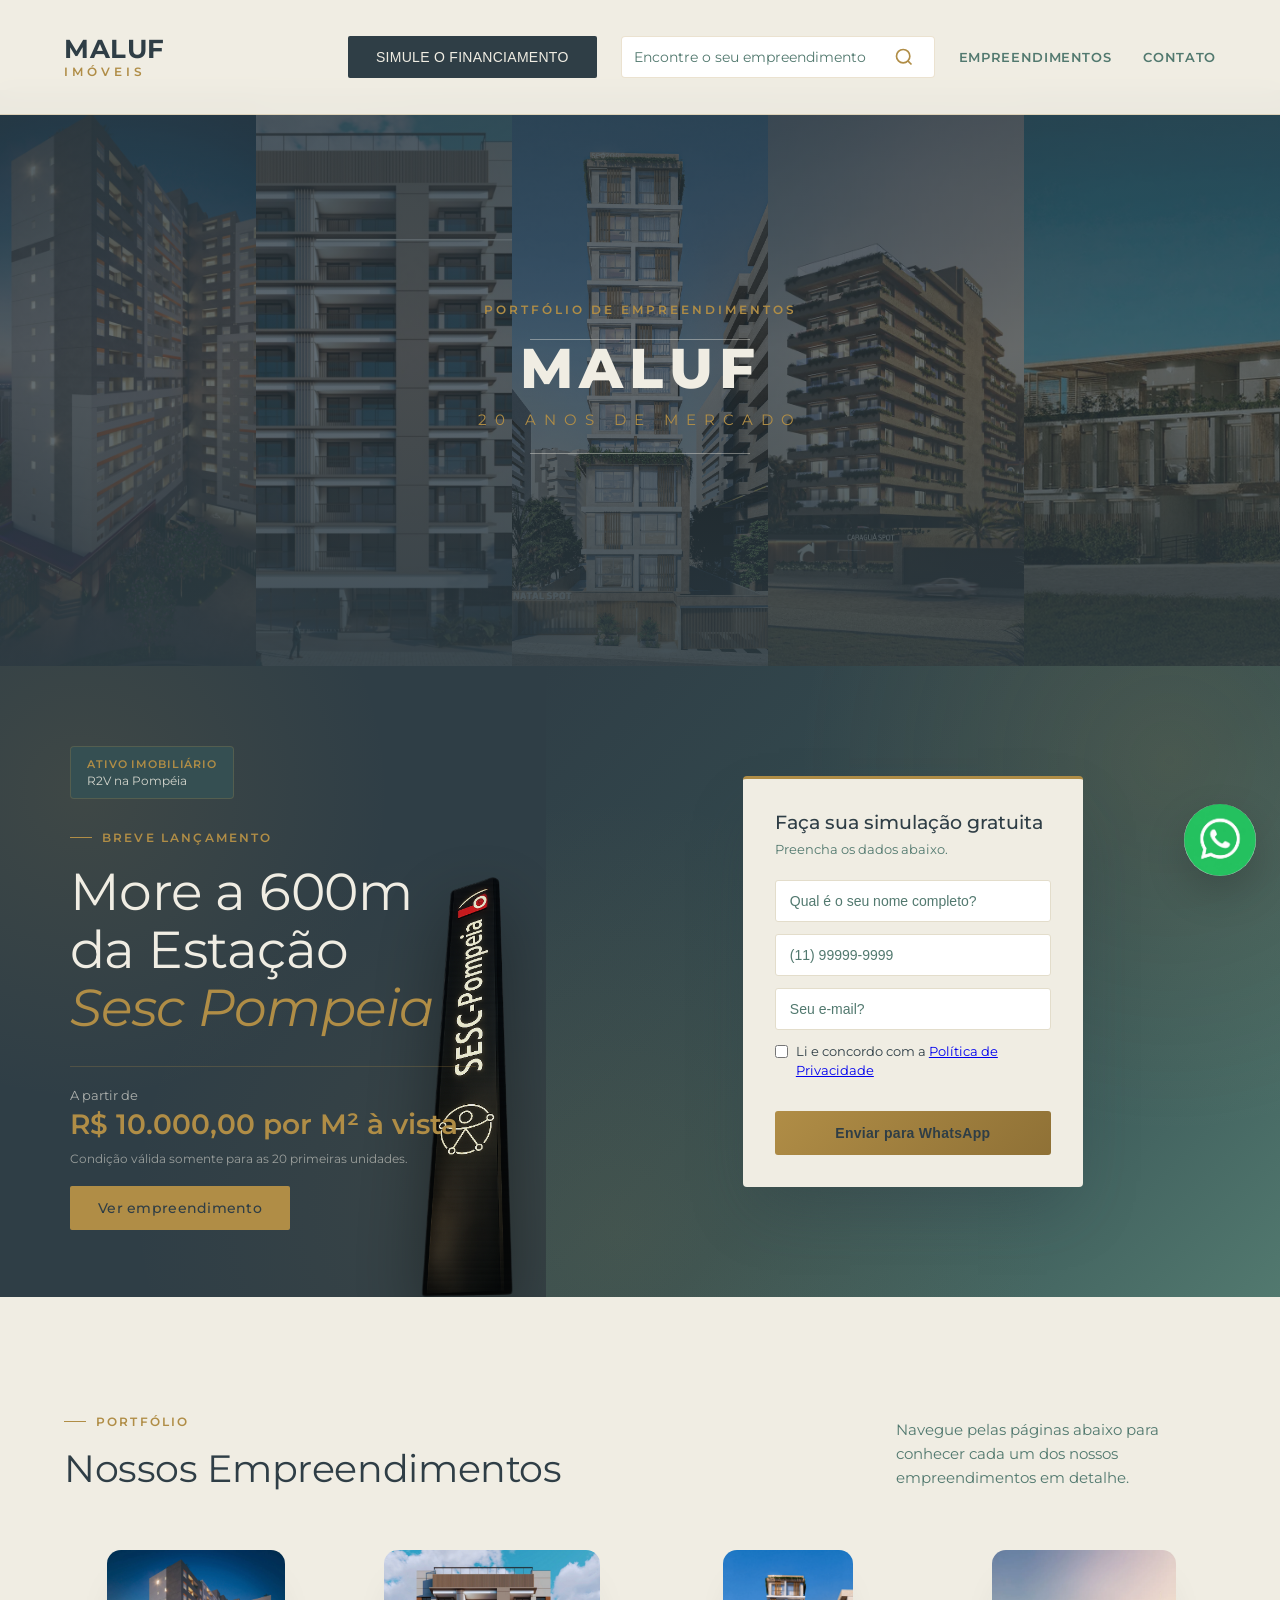
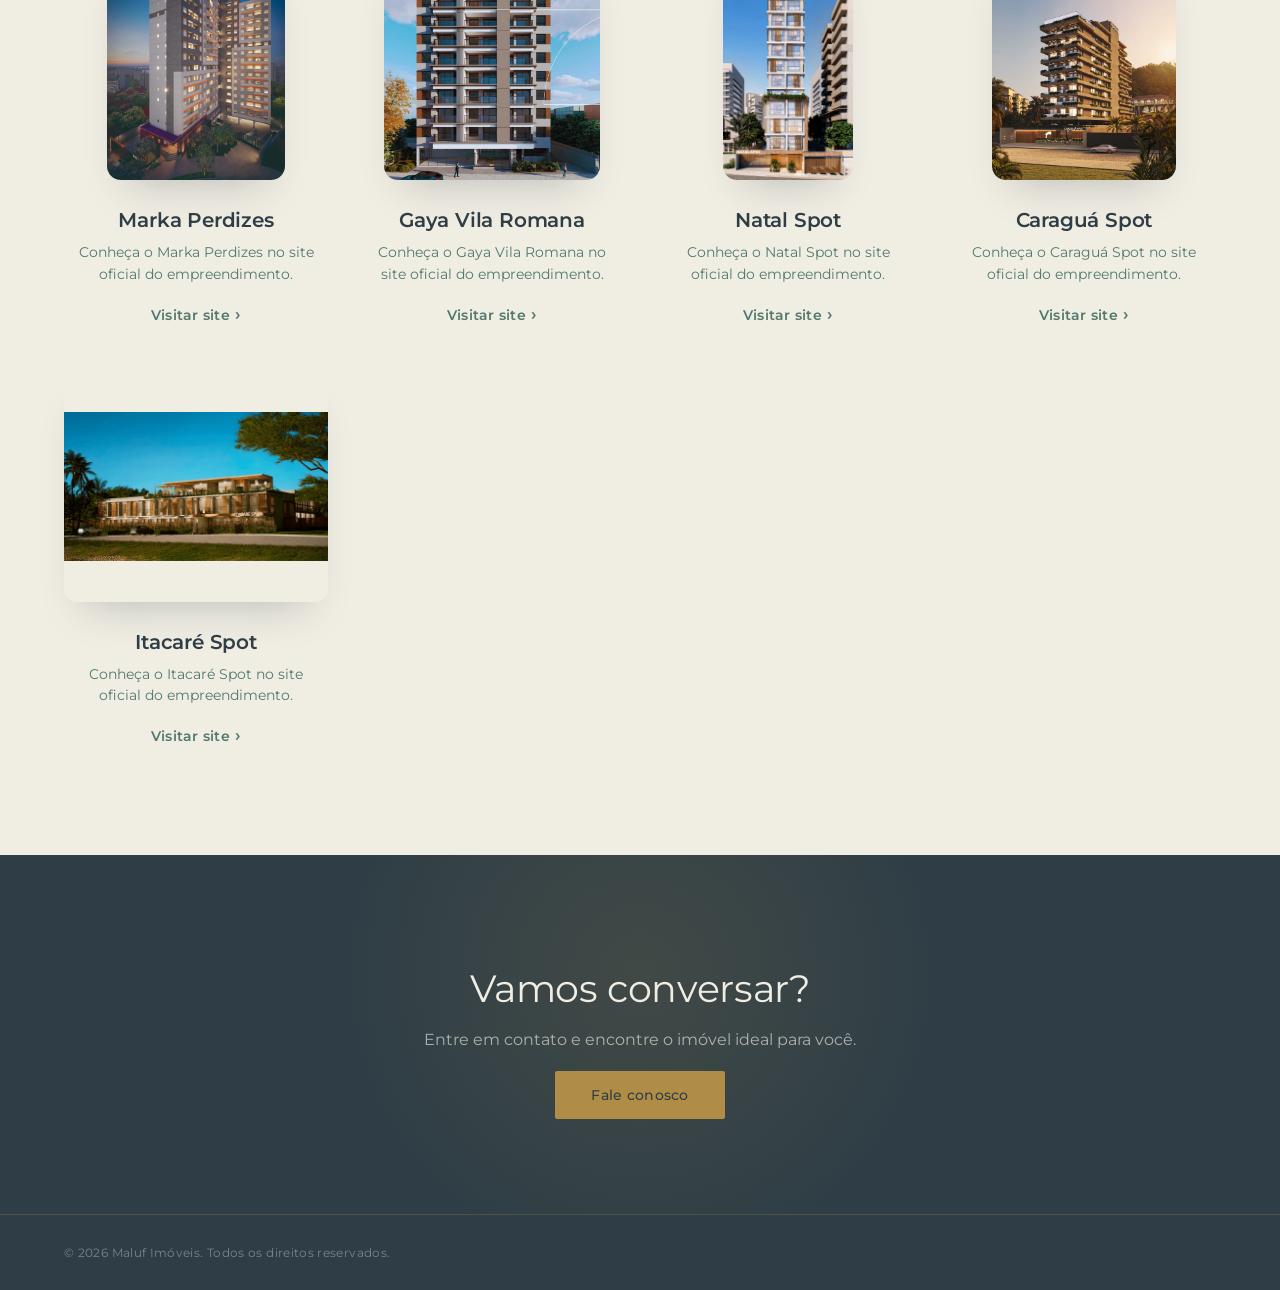
<file: index.html>
<!DOCTYPE html>
<html lang="pt-BR">
<head>
  <meta charset="UTF-8">
  <meta name="viewport" content="width=device-width, initial-scale=1.0">

  <title>Maluf Imóveis | Empreendimentos selecionados</title>

  <meta name="description" content="Conheça os empreendimentos selecionados pela Maluf Imóveis e fale direto pelo WhatsApp.">
  <meta name="robots" content="index, follow, max-image-preview:large">
  <meta name="theme-color" content="#354F52">
  <meta name="format-detection" content="telephone=no">

  <link rel="canonical" href="https://nirvanarealty.com.br/">

  <link rel="icon" href="/favicon.svg" type="image/svg+xml">
  <link rel="icon" href="/favicon.ico" sizes="any" type="image/x-icon">
  <link rel="icon" href="/favicon-32x32.png" sizes="32x32" type="image/png">
  <link rel="icon" href="/favicon-48x48.png" sizes="48x48" type="image/png">
  <link rel="apple-touch-icon" href="/apple-touch-icon.png" sizes="180x180">
  <link rel="manifest" href="/site.webmanifest">

  <meta property="og:locale" content="pt_BR">
  <meta property="og:type" content="website">
  <meta property="og:title" content="Maluf Imóveis | Empreendimentos selecionados">
  <meta property="og:description" content="Conheça os empreendimentos selecionados pela Maluf Imóveis e fale direto pelo WhatsApp.">
  <meta property="og:url" content="https://nirvanarealty.com.br/">
  <meta property="og:site_name" content="Maluf Imóveis">
  <meta property="og:image" content="https://nirvanarealty.com.br/assets/img/hero.webp">
  <meta property="og:image:alt" content="Empreendimentos selecionados pela Maluf Imóveis">

  <meta name="twitter:card" content="summary_large_image">
  <meta name="twitter:title" content="Maluf Imóveis | Empreendimentos selecionados">
  <meta name="twitter:description" content="Conheça os empreendimentos selecionados pela Maluf Imóveis e fale direto pelo WhatsApp.">
  <meta name="twitter:image" content="https://nirvanarealty.com.br/assets/img/hero.webp">

  <script type="application/ld+json">
  {
    "@context": "https://schema.org",
    "@type": "RealEstateAgent",
    "@id": "https://nirvanarealty.com.br/#realestateagent",
    "name": "Maluf Imóveis",
    "url": "https://nirvanarealty.com.br/",
    "image": "https://nirvanarealty.com.br/assets/img/hero.webp",
    "telephone": "+55 11 94102-0630",
    "email": "malufimoveis01@gmail.com",
    "areaServed": {
      "@type": "Place",
      "name": "São Paulo, SP"
    },
    "address": {
      "@type": "PostalAddress",
      "addressLocality": "São Paulo",
      "addressRegion": "SP",
      "addressCountry": "BR"
    }
  }
  </script>

  <link rel="stylesheet" href="assets/css/home.css">

  <link rel="preconnect" href="https://fonts.googleapis.com">
  <link rel="preconnect" href="https://fonts.gstatic.com" crossorigin>
  <link href="https://fonts.googleapis.com/css2?family=Montserrat:wght@300;400;500;600;700&display=swap" rel="stylesheet">
</head>

<body>
  <header class="navbar">
    <div class="container nav-content">
      <div class="navbar-left">
        <a href="/" class="logo-link" aria-label="Página inicial Maluf Imóveis">
          <span class="logo-text">
            <span class="logo-main">MALUF</span>
            <span class="logo-sub">IMÓVEIS</span>
          </span>
        </a>
      </div>

      <button class="btn btn-simule" type="button">
        SIMULE O FINANCIAMENTO
      </button>

      <div class="search-box">
        <input
          type="text"
          id="searchInput"
          placeholder="Encontre o seu empreendimento"
          class="search-input"
          aria-label="Encontre o seu empreendimento"
          autocomplete="off"
        >

        <button class="search-btn" type="button" aria-label="Buscar empreendimento">
          <svg width="20" height="20" viewBox="0 0 24 24" fill="none" stroke="currentColor" stroke-width="2" aria-hidden="true">
            <circle cx="11" cy="11" r="8"></circle>
            <path d="m21 21-4.35-4.35"></path>
          </svg>
        </button>

        <div class="search-results" id="searchResults" style="display: none;"></div>
      </div>

      <nav class="nav-menu" aria-label="Menu principal">
        <a href="#empreendimentos">EMPREENDIMENTOS</a>
        <a href="contato.html">CONTATO</a>
      </nav>

      <button class="menu-toggle" id="menuToggle" type="button" aria-label="Abrir menu" aria-expanded="false" aria-controls="mobileMenu">
        <span></span>
        <span></span>
        <span></span>
      </button>
    </div>

    <div class="mobile-menu" id="mobileMenu" aria-hidden="true">
      <div class="mobile-search-box">
        <input
          type="text"
          id="mobileSearchInput"
          placeholder="Encontre o seu empreendimento"
          class="search-input"
          aria-label="Encontre o seu empreendimento"
          autocomplete="off"
        >
        <button class="search-btn" type="button" aria-label="Buscar empreendimento">
          <svg width="20" height="20" viewBox="0 0 24 24" fill="none" stroke="currentColor" stroke-width="2" aria-hidden="true">
            <circle cx="11" cy="11" r="8"></circle>
            <path d="m21 21-4.35-4.35"></path>
          </svg>
        </button>
        <div class="search-results mobile-search-results" id="mobileSearchResults" style="display: none;"></div>
      </div>

      <nav class="mobile-nav" aria-label="Menu mobile">
        <a href="#empreendimentos" class="mobile-nav-link">EMPREENDIMENTOS</a>
        <a href="contato.html" class="mobile-nav-link">CONTATO</a>
      </nav>

      <button class="btn btn-simule mobile-btn-simule" type="button">
        SIMULE O FINANCIAMENTO
      </button>
    </div>
  </header>

  <script>
    (function () {
      var toggle = document.getElementById('menuToggle');
      var menu = document.getElementById('mobileMenu');
      if (!toggle || !menu) return;
      toggle.addEventListener('click', function () {
        var isOpen = menu.classList.toggle('open');
        toggle.classList.toggle('open', isOpen);
        toggle.setAttribute('aria-expanded', isOpen);
        menu.setAttribute('aria-hidden', !isOpen);
      });
      menu.querySelectorAll('.mobile-nav-link').forEach(function (link) {
        link.addEventListener('click', function () {
          menu.classList.remove('open');
          toggle.classList.remove('open');
          toggle.setAttribute('aria-expanded', 'false');
          menu.setAttribute('aria-hidden', 'true');
        });
      });
    })();
  </script>

  <main>
    <section class="hero-banner">
      <div class="hero-banner-mosaic" aria-hidden="true">
        <span class="hero-banner-tile" style="background-image: url('assets/img/empreendimentos/marka-perdizes.webp')"></span>
        <span class="hero-banner-tile" style="background-image: url('assets/img/empreendimentos/gaya-vila-romana.webp')"></span>
        <span class="hero-banner-tile" style="background-image: url('assets/img/empreendimentos/natal-spot.webp')"></span>
        <span class="hero-banner-tile" style="background-image: url('assets/img/empreendimentos/caragua-spot.webp')"></span>
        <span class="hero-banner-tile" style="background-image: url('assets/img/empreendimentos/itacare-spot.webp')"></span>
      </div>
      <div class="hero-banner-overlay"></div>

      <div class="hero-banner-logo">
        <span class="hero-banner-eyebrow">Portfólio de empreendimentos</span>
        <span class="hero-banner-line"></span>
        <span class="hero-banner-main">MALUF</span>
        <span class="hero-banner-sub">20 ANOS DE MERCADO</span>
        <span class="hero-banner-line"></span>
      </div>
    </section>

    <section class="hero">
      <div class="hero-left">
        <img
          class="hero-promo-totem"
          src="assets/img/totem-sesc-pompeia.png"
          alt="Totem luminoso SESC-Pompeia"
          loading="lazy"
          decoding="async"
        >

        <div class="hero-left-inner">
          <span class="promo-badge">
            <strong>Ativo imobiliário</strong>
            R2V na Pompéia
          </span>

          <span class="eyebrow">Breve lançamento</span>
          <h1>More a 600m da Estação <em>Sesc Pompeia</em></h1>

          <div class="promo-price">
            <span class="promo-price-label">A partir de</span>
            <strong class="promo-price-value">R$ 10.000,00 por M² à vista</strong>
            <span class="promo-price-note">Condição válida somente para as 20 primeiras unidades.</span>
          </div>

          <a
            href="https://wa.me/5511941020630?text=Ol%C3%A1%2C%20tenho%20interesse%20no%20R2V%20na%20Pomp%C3%A9ia"
            target="_blank"
            rel="noopener noreferrer"
            class="btn"
            data-whatsapp-title="R2V na Pompéia"
          >
            Ver empreendimento
          </a>
        </div>
      </div>

      <div class="hero-right">
        <div class="form-box">
          <h4>Faça sua simulação gratuita</h4>
          <p class="form-sub">Preencha os dados abaixo.</p>

          <form class="form-rodrigo" id="formRodrigo">
            <input
              type="text"
              name="nome"
              placeholder="Qual é o seu nome completo?"
              aria-label="Qual é o seu nome completo?"
              autocomplete="name"
              required
            >

            <input
              type="tel"
              name="celular"
              placeholder="(11) 99999-9999"
              aria-label="Celular"
              autocomplete="tel"
              inputmode="tel"
              required
            >

            <input
              type="email"
              name="email"
              placeholder="Seu e-mail?"
              aria-label="Seu e-mail"
              autocomplete="email"
              required
            >

            <label style="display:flex;gap:8px;align-items:flex-start;font-size:13px;line-height:1.5;margin-bottom:12px;">
              <input type="checkbox" name="lgpd" required style="margin-top:3px;flex-shrink:0;">
              <span>Li e concordo com a <a href="/politica-de-privacidade.html" target="_blank" rel="noopener noreferrer">Política de Privacidade</a></span>
            </label>

            <button type="submit">Enviar para WhatsApp</button>
          </form>
        </div>
      </div>
    </section>

    <section class="empreendimentos" id="empreendimentos">
      <div class="container">
        <div class="section-head">
          <div>
            <span class="eyebrow">Portfólio</span>
            <h2>Nossos Empreendimentos</h2>
          </div>

          <p>Navegue pelas páginas abaixo para conhecer cada um dos nossos empreendimentos em detalhe.</p>
        </div>

        <div class="cards">
          <article class="card">
            <img
              class="card-img"
              src="assets/img/empreendimentos/marka-perdizes.webp"
              alt="Marka Perdizes"
              loading="lazy"
              decoding="async"
            >

            <div class="card-body">
              <h3>Marka Perdizes</h3>
              <p>Conheça o Marka Perdizes no site oficial do empreendimento.</p>
              <a href="https://www.markaperdizes.com.br/" class="btn" target="_blank" rel="noopener noreferrer">Visitar site</a>
            </div>
          </article>

          <article class="card">
            <img
              class="card-img"
              src="assets/img/empreendimentos/gaya-vila-romana.webp"
              alt="Gaya Vila Romana"
              loading="lazy"
              decoding="async"
            >

            <div class="card-body">
              <h3>Gaya Vila Romana</h3>
              <p>Conheça o Gaya Vila Romana no site oficial do empreendimento.</p>
              <a href="https://www.gayavilaromana.com.br/" class="btn" target="_blank" rel="noopener noreferrer">Visitar site</a>
            </div>
          </article>

          <article class="card">
            <img
              class="card-img"
              src="assets/img/empreendimentos/natal-spot.webp"
              alt="Natal Spot"
              loading="lazy"
              decoding="async"
            >

            <div class="card-body">
              <h3>Natal Spot</h3>
              <p>Conheça o Natal Spot no site oficial do empreendimento.</p>
              <a href="https://natalspot.com.br/" class="btn" target="_blank" rel="noopener noreferrer">Visitar site</a>
            </div>
          </article>

          <article class="card">
            <img
              class="card-img"
              src="assets/img/empreendimentos/caragua-spot.webp"
              alt="Caraguá Spot"
              loading="lazy"
              decoding="async"
            >

            <div class="card-body">
              <h3>Caraguá Spot</h3>
              <p>Conheça o Caraguá Spot no site oficial do empreendimento.</p>
              <a href="https://caraguaspot.com.br/" class="btn" target="_blank" rel="noopener noreferrer">Visitar site</a>
            </div>
          </article>

          <article class="card">
            <img
              class="card-img"
              src="assets/img/empreendimentos/itacare-spot.webp"
              alt="Itacaré Spot"
              loading="lazy"
              decoding="async"
            >

            <div class="card-body">
              <h3>Itacaré Spot</h3>
              <p>Conheça o Itacaré Spot no site oficial do empreendimento.</p>
              <a href="https://itacarespot.com.br/" class="btn" target="_blank" rel="noopener noreferrer">Visitar site</a>
            </div>
          </article>
        </div>
      </div>
    </section>

    <section class="cta">
      <div class="cta-inner">
        <h2>Vamos conversar?</h2>
        <p>Entre em contato e encontre o imóvel ideal para você.</p>

        <a
          href="https://wa.me/5511941020630?text=Oi%2C%20vim%20pelo%20site%20Maluf%20Im%C3%B3veis"
          target="_blank"
          rel="noopener noreferrer"
          class="btn"
        >
          Fale conosco
        </a>
      </div>
    </section>
  </main>

  <footer>
    <div class="container">
      <p>&copy; 2026 Maluf Imóveis. Todos os direitos reservados.</p>
    </div>
  </footer>

  <a
    class="whatsapp-float"
    href="https://wa.me/5511941020630?text=Ol%C3%A1%2C%20tenho%20interesse%20no%20seu%20im%C3%B3vel"
    target="_blank"
    rel="noopener noreferrer"
    aria-label="Falar no WhatsApp"
  >
    <img loading="lazy" decoding="async" src="assets/img/button-whats.webp" alt="WhatsApp">
  </a>

  <script src="assets/js/home.js" defer></script>
</body>
</html>
</file>
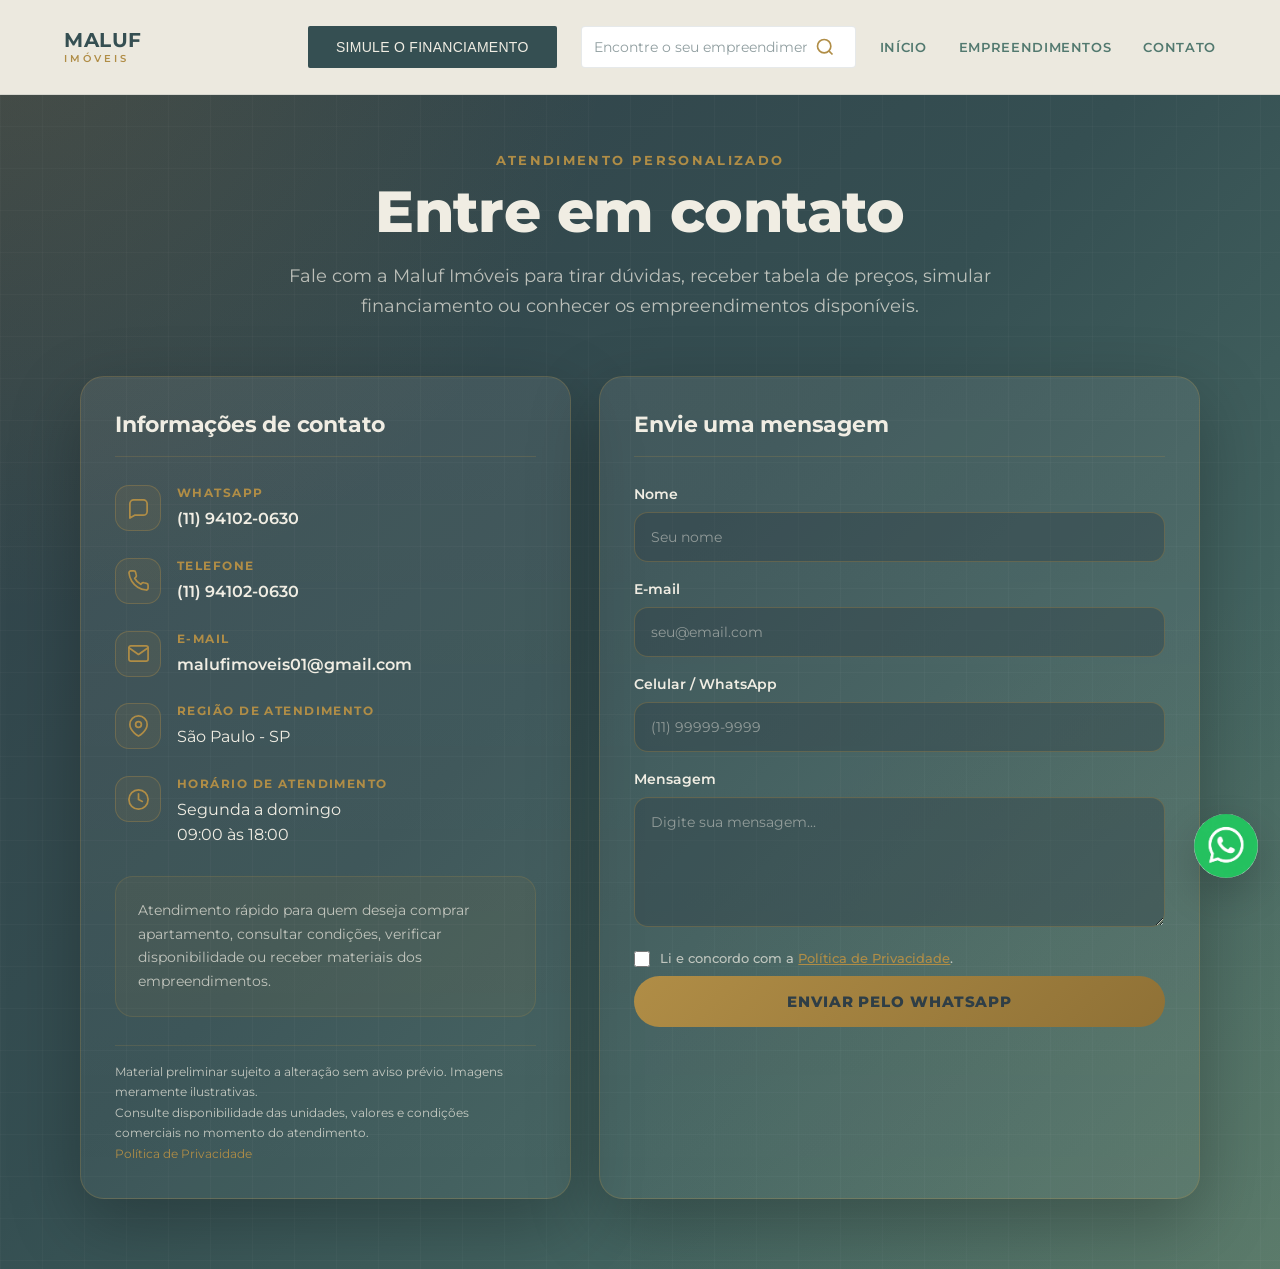
<file: contato.html>
<!DOCTYPE html>
<html lang="pt-BR">
<head>
  <meta charset="UTF-8">
  <meta name="viewport" content="width=device-width, initial-scale=1.0">

  <title>Contato | Maluf Imóveis</title>

  <meta name="description" content="Entre em contato com a Maluf Imóveis. Tire suas dúvidas e receba atendimento personalizado.">
  <meta name="robots" content="index, follow, max-image-preview:large">
  <meta name="theme-color" content="#354F52">

  <link rel="canonical" href="https://nirvanarealty.com.br/contato.html">

  <meta property="og:locale" content="pt_BR">
  <meta property="og:type" content="website">
  <meta property="og:title" content="Contato | Maluf Imóveis">
  <meta property="og:description" content="Entre em contato com a Maluf Imóveis. Tire suas dúvidas e receba atendimento personalizado.">
  <meta property="og:url" content="https://nirvanarealty.com.br/contato.html">
  <meta property="og:site_name" content="Maluf Imóveis">
  <meta property="og:image" content="https://nirvanarealty.com.br/assets/img/hero.webp">

  <meta name="twitter:card" content="summary_large_image">
  <meta name="twitter:title" content="Contato | Maluf Imóveis">
  <meta name="twitter:description" content="Entre em contato com a Maluf Imóveis. Tire suas dúvidas e receba atendimento personalizado.">
  <meta name="twitter:image" content="https://nirvanarealty.com.br/assets/img/hero.webp">

  <script type="application/ld+json">
  {
    "@context": "https://schema.org",
    "@type": "ContactPage",
    "name": "Contato | Maluf Imóveis",
    "url": "https://nirvanarealty.com.br/contato.html",
    "description": "Entre em contato com a Maluf Imóveis. Tire suas dúvidas e receba atendimento personalizado.",
    "mainEntity": {
      "@type": "RealEstateAgent",
      "name": "Maluf Imóveis",
      "telephone": "+55 11 94102-0630",
      "url": "https://nirvanarealty.com.br/"
    }
  }
  </script>

  <link rel="icon" href="/favicon.svg" type="image/svg+xml">
  <link rel="icon" href="/favicon.ico" sizes="any" type="image/x-icon">
  <link rel="icon" href="/favicon-32x32.png" sizes="32x32" type="image/png">
  <link rel="icon" href="/favicon-48x48.png" sizes="48x48" type="image/png">
  <link rel="apple-touch-icon" href="/apple-touch-icon.png" sizes="180x180">
  <link rel="manifest" href="/site.webmanifest">

  <link rel="preconnect" href="https://fonts.googleapis.com">
  <link rel="preconnect" href="https://fonts.gstatic.com" crossorigin>
  <link href="https://fonts.googleapis.com/css2?family=Montserrat:wght@300;400;500;600;700;800&display=swap" rel="stylesheet">

  <link rel="stylesheet" href="assets/css/home.css">

  <style>
    :root {
      --navy: #354F52;
      --navy-dark: #2f3e46;
      --gold: #B08D46;
      --cream: #F0EDE3;
      --white: #ffffff;
      --muted: rgba(240, 237, 227, 0.72);
      --border-gold: rgba(176, 141, 70, 0.28);
      --glass: rgba(255, 255, 255, 0.055);

      --line: rgba(53, 79, 82, 0.12);
      --ink-muted: rgba(53, 79, 82, 0.55);
      --cream-dim: rgba(240, 237, 227, 0.55);
      --slate: #52796F;
    }

    * { box-sizing: border-box; }

    body {
      margin: 0;
      font-family: Montserrat, sans-serif;
      background: var(--navy-dark);
      color: var(--cream);
    }

    .navbar {
      position: fixed;
      width: 100%;
      top: 0;
      left: 0;
      background: rgba(240, 237, 227, 0.98);
      backdrop-filter: blur(10px);
      border-bottom: 1px solid var(--line);
      padding: 12px 0;
      z-index: 1000;
      transition: padding 0.3s ease;
    }

    .nav-content {
      display: flex;
      justify-content: space-between;
      align-items: center;
      gap: 24px;
    }

    .navbar-left {
      flex-shrink: 0;
      position: relative;
      height: 70px;
      min-width: 220px;
    }

    .logo-link {
      display: block;
      height: 100%;
      overflow: visible;
    }

    .logo-img {
      position: absolute;
      left: 0;
      top: 50%;
      transform: translateY(-50%);
      height: 100px;
      width: auto;
      display: block;
      max-width: 220px;
    }

    .logo-text .logo-main {
      font-size: 20px;
    }

    .logo-text .logo-sub {
      font-size: 10px;
      letter-spacing: 3px;
    }

    .search-box {
      flex: 1;
      max-width: 400px;
      position: relative;
      display: flex;
      align-items: center;
      background: white;
      border: 1px solid var(--line);
      border-radius: 4px;
      padding: 0 12px;
      height: 42px;
    }

    .search-input {
      flex: 1;
      border: none;
      outline: none;
      background: transparent;
      font-size: 14px;
      color: var(--navy);
      font-family: 'Montserrat', sans-serif;
    }

    .search-input::placeholder { color: var(--ink-muted); }

    .search-btn {
      background: none;
      border: none;
      cursor: pointer;
      color: var(--gold);
      padding: 0 8px;
      display: flex;
      align-items: center;
      justify-content: center;
      transition: color 0.25s;
    }

    .search-btn:hover { color: var(--navy); }

    .search-results {
      position: absolute;
      top: 100%;
      left: 0;
      right: 0;
      background: white;
      border: 1px solid var(--line);
      border-top: none;
      border-radius: 0 0 4px 4px;
      max-height: 400px;
      overflow-y: auto;
      margin-top: -1px;
      z-index: 1001;
      box-shadow: 0 8px 24px rgba(47, 62, 70, 0.12);
    }

    .search-result-item {
      padding: 12px 16px;
      border-bottom: 1px solid var(--cream-dim);
      cursor: pointer;
      transition: background 0.2s;
      text-decoration: none;
      display: block;
      color: var(--navy);
      font-size: 14px;
    }

    .search-result-item:hover { background: var(--cream-dim); }
    .search-result-item:last-child { border-bottom: none; }

    .nav-menu {
      display: flex;
      gap: 32px;
      align-items: center;
      flex-shrink: 0;
    }

    .nav-menu a {
      color: var(--slate);
      text-decoration: none;
      font-size: 13px;
      font-weight: 600;
      letter-spacing: 0.05em;
      position: relative;
      transition: color 0.25s;
    }

    .nav-menu a::after {
      content: '';
      position: absolute;
      left: 0;
      bottom: -6px;
      width: 0;
      height: 2px;
      background: var(--gold);
      transition: width 0.25s ease;
    }

    .nav-menu a:hover { color: var(--navy); }
    .nav-menu a:hover::after { width: 100%; }

    .contato-section {
      position: relative;
      min-height: 100vh;
      padding: 150px 20px 70px;
      background:
        radial-gradient(circle at top left, rgba(176, 141, 70, 0.18), transparent 34%),
        radial-gradient(circle at bottom right, rgba(176, 141, 70, 0.10), transparent 38%),
        linear-gradient(135deg, #2f3e46 0%, #354F52 48%, #52796F 100%);
      overflow: hidden;
    }

    .contato-section::before {
      content: "";
      position: absolute;
      inset: 0;
      background-image:
        linear-gradient(rgba(255,255,255,0.025) 1px, transparent 1px),
        linear-gradient(90deg, rgba(255,255,255,0.025) 1px, transparent 1px);
      background-size: 42px 42px;
      pointer-events: none;
    }

    .contato-container {
      position: relative;
      max-width: 1120px;
      margin: 0 auto;
      width: 100%;
      z-index: 1;
    }

    .contato-header {
      text-align: center;
      max-width: 760px;
      margin: 0 auto 54px;
    }

    .contato-header .eyebrow {
      display: inline-block;
      margin-bottom: 14px;
      color: var(--gold);
      font-size: 13px;
      font-weight: 700;
      letter-spacing: 0.18em;
      text-transform: uppercase;
    }

    .contato-header h1 {
      font-size: clamp(36px, 5vw, 58px);
      line-height: 1.05;
      font-weight: 800;
      margin: 0 0 18px;
      color: var(--cream);
    }

    .contato-header p {
      font-size: 18px;
      line-height: 1.7;
      color: var(--muted);
      margin: 0;
      font-weight: 400;
    }

    .contato-content {
      display: grid;
      grid-template-columns: 0.9fr 1.1fr;
      gap: 28px;
      align-items: stretch;
    }

    .info-box {
      background: linear-gradient(180deg, rgba(255,255,255,0.075), rgba(255,255,255,0.035));
      border: 1px solid var(--border-gold);
      border-radius: 24px;
      padding: 34px;
      box-shadow: 0 24px 70px rgba(0, 0, 0, 0.26);
    }

    .info-box h3 {
      font-size: 22px;
      font-weight: 700;
      color: var(--cream);
      margin: 0 0 28px;
      padding-bottom: 18px;
      border-bottom: 1px solid rgba(176, 141, 70, 0.22);
    }

    .info-item {
      display: flex;
      gap: 16px;
      align-items: flex-start;
      margin-bottom: 26px;
    }

    .info-item:last-child { margin-bottom: 0; }

    .info-icon {
      width: 46px;
      height: 46px;
      min-width: 46px;
      border-radius: 14px;
      display: flex;
      align-items: center;
      justify-content: center;
      color: var(--gold);
      background: rgba(176, 141, 70, 0.10);
      border: 1px solid rgba(176, 141, 70, 0.34);
    }

    .info-icon svg {
      width: 23px;
      height: 23px;
      stroke: currentColor;
      stroke-width: 1.8;
    }

    .info-text label {
      display: block;
      font-size: 12px;
      font-weight: 700;
      color: var(--gold);
      margin-bottom: 7px;
      text-transform: uppercase;
      letter-spacing: 0.12em;
    }

    .info-text p {
      margin: 0;
      color: var(--cream);
      font-size: 16px;
      line-height: 1.55;
    }

    .info-text a {
      color: var(--cream);
      text-decoration: none;
      font-weight: 600;
      transition: color 0.3s ease;
    }

    .info-text a:hover { color: var(--gold); }

    .form-group { margin-bottom: 18px; }

    .form-group label {
      display: block;
      margin-bottom: 9px;
      color: var(--cream);
      font-weight: 600;
      font-size: 14px;
    }

    .form-group input,
    .form-group textarea {
      width: 100%;
      padding: 15px 16px;
      border: 1px solid rgba(176, 141, 70, 0.32);
      border-radius: 14px;
      background: rgba(47, 62, 70, 0.38);
      color: var(--cream);
      font-family: Montserrat, sans-serif;
      font-size: 14px;
      transition: all 0.3s ease;
    }

    .form-group input::placeholder,
    .form-group textarea::placeholder {
      color: rgba(240, 237, 227, 0.48);
    }

    .form-group input:focus,
    .form-group textarea:focus {
      outline: none;
      border-color: var(--gold);
      background: rgba(47, 62, 70, 0.62);
      box-shadow: 0 0 0 4px rgba(176, 141, 70, 0.10);
    }

    .form-group textarea {
      resize: vertical;
      min-height: 130px;
    }

    .btn-enviar {
      width: 100%;
      padding: 16px 24px;
      margin-top: 8px;
      background: linear-gradient(135deg, #B08D46, #8F7136);
      color: #2f3e46;
      border: none;
      border-radius: 999px;
      font-size: 15px;
      font-weight: 800;
      cursor: pointer;
      transition: all 0.3s ease;
      font-family: Montserrat, sans-serif;
      text-transform: uppercase;
      letter-spacing: 0.06em;
    }

    .btn-enviar:hover {
      transform: translateY(-2px);
      box-shadow: 0 18px 35px rgba(176, 141, 70, 0.25);
    }

    .contato-extra {
      margin-top: 28px;
      padding: 22px;
      border-radius: 18px;
      background: rgba(176, 141, 70, 0.08);
      border: 1px solid rgba(176, 141, 70, 0.20);
      color: var(--muted);
      font-size: 14px;
      line-height: 1.7;
    }

    .footer-legal {
      margin-top: 28px;
      padding-top: 16px;
      border-top: 1px solid rgba(176, 141, 70, 0.20);
      font-size: 12px;
      color: rgba(240, 237, 227, 0.75);
      line-height: 1.7;
    }

    .footer-legal a {
      color: var(--gold);
      text-decoration: none;
    }

    .footer-legal a:hover {
      text-decoration: underline;
    }

    /* Ajuste específico LGPD */
.checkbox-lgpd {
  margin: 8px 0 0;
}

.checkbox-lgpd label {
  display: flex !important;
  align-items: flex-start;
  gap: 10px;
  font-size: 13px;
  line-height: 1.45;
  font-weight: 500;
  color: var(--muted);
  margin: 0;
}

.checkbox-lgpd input[type="checkbox"] {
  width: 16px !important;
  height: 16px !important;
  min-width: 16px;
  margin: 2px 0 0;
  padding: 0 !important;
  border: 1px solid rgba(176, 141, 70, 0.5);
  border-radius: 4px;
  accent-color: #B08D46;
  background: rgba(47, 62, 70, 0.55);
  box-shadow: none !important;
  outline: none;
  flex-shrink: 0;
}

.checkbox-lgpd a {
  color: var(--gold);
  text-decoration: underline;
}

.checkbox-lgpd a:hover {
  opacity: 0.9;
}

    .whatsapp-float {
      position: fixed;
      right: 22px;
      bottom: 22px;
      z-index: 999;
      width: 64px;
      height: 64px;
      display: flex;
      align-items: center;
      justify-content: center;
      transition: transform 0.3s ease;
    }

    .whatsapp-float:hover { transform: scale(1.07); }

    .whatsapp-float img {
      width: 64px;
      height: 64px;
      object-fit: contain;
      display: block;
    }

    @media (max-width: 900px) {
      .contato-content { grid-template-columns: 1fr; }
      .contato-section { padding-top: 130px; }
    }

    @media (max-width: 768px) {
      .contato-section { padding: 120px 16px 56px; }
      .contato-header { margin-bottom: 36px; }
      .contato-header p { font-size: 16px; }
      .info-box { padding: 26px 22px; border-radius: 20px; }
      .info-item { gap: 14px; }
      .info-icon { width: 42px; height: 42px; min-width: 42px; }
      .whatsapp-float, .whatsapp-float img { width: 58px; height: 58px; }

      /* Mantem o navbar do contato idêntico ao padrão das outras páginas no mobile */
      .navbar .search-box { display: none !important; }
      .navbar .nav-menu { display: none !important; }
      .navbar .btn-simule:not(.mobile-btn-simule) { display: none !important; }
      .navbar .menu-toggle { display: flex !important; }

      .navbar-left {
        min-width: auto;
        height: 62px;
      }

      .logo-img {
        height: 86px;
        max-width: 190px;
      }

      .mobile-menu { display: none; }
      .mobile-menu.open { display: flex; }
    }
  </style>
</head>

<body>
  <header class="navbar">
    <div class="container nav-content">
      <div class="navbar-left">
        <a href="index.html" class="logo-link" aria-label="Maluf Imóveis">
          <span class="logo-text">
            <span class="logo-main">MALUF</span>
            <span class="logo-sub">IMÓVEIS</span>
          </span>
        </a>
      </div>

      <button class="btn btn-simule" type="button" onclick="window.location.href='index.html#simulador'">
        SIMULE O FINANCIAMENTO
      </button>

      <div class="search-box">
        <input type="text" id="searchInput" placeholder="Encontre o seu empreendimento" class="search-input" aria-label="Buscar empreendimento">
        <button class="search-btn" type="button" aria-label="Buscar">
          <svg width="20" height="20" viewBox="0 0 24 24" fill="none" stroke="currentColor" stroke-width="2">
            <circle cx="11" cy="11" r="8"></circle>
            <path d="m21 21-4.35-4.35"></path>
          </svg>
        </button>
        <div class="search-results" id="searchResults" style="display: none;"></div>
      </div>

      <nav class="nav-menu" aria-label="Menu principal">
        <a href="index.html">INÍCIO</a>
        <a href="index.html#empreendimentos">EMPREENDIMENTOS</a>
        <a href="contato.html" class="active">CONTATO</a>
      </nav>

      <button class="menu-toggle" id="menuToggle" type="button" aria-label="Abrir menu" aria-expanded="false" aria-controls="mobileMenu">
        <span></span>
        <span></span>
        <span></span>
      </button>
    </div>

    <div class="mobile-menu" id="mobileMenu" aria-hidden="true">
      <div class="mobile-search-box">
        <input type="text" id="mobileSearchInput" placeholder="Encontre o seu empreendimento" class="search-input" aria-label="Encontre o seu empreendimento" autocomplete="off">
        <button class="search-btn" type="button" aria-label="Buscar empreendimento">
          <svg width="20" height="20" viewBox="0 0 24 24" fill="none" stroke="currentColor" stroke-width="2" aria-hidden="true">
            <circle cx="11" cy="11" r="8"></circle>
            <path d="m21 21-4.35-4.35"></path>
          </svg>
        </button>
        <div class="search-results mobile-search-results" id="mobileSearchResults" style="display: none;"></div>
      </div>

      <nav class="mobile-nav" aria-label="Menu mobile">
        <a href="index.html" class="mobile-nav-link">INÍCIO</a>
        <a href="index.html#empreendimentos" class="mobile-nav-link">EMPREENDIMENTOS</a>
        <a href="contato.html" class="mobile-nav-link">CONTATO</a>
      </nav>

      <button class="btn btn-simule mobile-btn-simule" type="button" onclick="window.location.href='index.html#simulador'">
        SIMULE O FINANCIAMENTO
      </button>
    </div>
  </header>

  <main>
    <section class="contato-section">
      <div class="contato-container">
        <div class="contato-header">
          <span class="eyebrow">Atendimento personalizado</span>
          <h1>Entre em contato</h1>
          <p>
            Fale com a Maluf Imóveis para tirar dúvidas, receber tabela de preços,
            simular financiamento ou conhecer os empreendimentos disponíveis.
          </p>
        </div>

        <div class="contato-content">
          <div class="info-box">
            <h3>Informações de contato</h3>

            <div class="info-item">
              <div class="info-icon">
                <svg viewBox="0 0 24 24" fill="none" stroke-linecap="round" stroke-linejoin="round">
                  <path d="M21 15a4 4 0 0 1-4 4H8l-5 3V7a4 4 0 0 1 4-4h10a4 4 0 0 1 4 4z"/>
                </svg>
              </div>
              <div class="info-text">
                <label>WhatsApp</label>
                <p>
                  <a href="https://wa.me/5511941020630?text=Oi%2C%20vim%20pelo%20site%20Maluf%20Im%C3%B3veis%20e%20gostaria%20de%20mais%20informa%C3%A7%C3%B5es." target="_blank" rel="noopener noreferrer">
                    (11) 94102-0630
                  </a>
                </p>
              </div>
            </div>

            <div class="info-item">
              <div class="info-icon">
                <svg viewBox="0 0 24 24" fill="none" stroke-linecap="round" stroke-linejoin="round">
                  <path d="M22 16.92v3a2 2 0 0 1-2.18 2A19.79 19.79 0 0 1 11.19 19 19.5 19.5 0 0 1 5 12.81 19.79 19.79 0 0 1 2.08 4.18 2 2 0 0 1 4.06 2h3a2 2 0 0 1 2 1.72c.12.9.32 1.77.6 2.61a2 2 0 0 1-.45 2.11L8 9.65a16 16 0 0 0 6.35 6.35l1.21-1.21a2 2 0 0 1 2.11-.45c.84.28 1.71.48 2.61.6A2 2 0 0 1 22 16.92z"/>
                </svg>
              </div>
              <div class="info-text">
                <label>Telefone</label>
                <p><a href="tel:+5511941020630">(11) 94102-0630</a></p>
              </div>
            </div>

            <div class="info-item">
              <div class="info-icon">
                <svg viewBox="0 0 24 24" fill="none" stroke-linecap="round" stroke-linejoin="round">
                  <path d="M4 4h16c1.1 0 2 .9 2 2v12c0 1.1-.9 2-2 2H4c-1.1 0-2-.9-2-2V6c0-1.1.9-2 2-2z"/>
                  <path d="m22 6-10 7L2 6"/>
                </svg>
              </div>
              <div class="info-text">
                <label>E-mail</label>
                <p><a href="mailto:malufimoveis01@gmail.com">malufimoveis01@gmail.com</a></p>
              </div>
            </div>

            <div class="info-item">
              <div class="info-icon">
                <svg viewBox="0 0 24 24" fill="none" stroke-linecap="round" stroke-linejoin="round">
                  <path d="M21 10c0 7-9 12-9 12S3 17 3 10a9 9 0 1 1 18 0z"/>
                  <circle cx="12" cy="10" r="3"/>
                </svg>
              </div>
              <div class="info-text">
                <label>Região de atendimento</label>
                <p>São Paulo - SP</p>
              </div>
            </div>

            <div class="info-item">
              <div class="info-icon">
                <svg viewBox="0 0 24 24" fill="none" stroke-linecap="round" stroke-linejoin="round">
                  <circle cx="12" cy="12" r="10"/>
                  <path d="M12 6v6l4 2"/>
                </svg>
              </div>
              <div class="info-text">
                <label>Horário de atendimento</label>
                <p>Segunda a domingo<br>09:00 às 18:00</p>
              </div>
            </div>

            <div class="contato-extra">
              Atendimento rápido para quem deseja comprar apartamento, consultar condições,
              verificar disponibilidade ou receber materiais dos empreendimentos.
            </div>

            <div class="footer-legal">
              <p>Material preliminar sujeito a alteração sem aviso prévio. Imagens meramente ilustrativas.</p>
              <p>Consulte disponibilidade das unidades, valores e condições comerciais no momento do atendimento.</p>
              <p><a href="politica-de-privacidade.html">Política de Privacidade</a></p>
            </div>
          </div>

          <div class="info-box">
            <h3>Envie uma mensagem</h3>

            <form id="formContato">
              <div class="form-group">
                <label for="nome">Nome</label>
                <input type="text" id="nome" name="nome" autocomplete="name" placeholder="Seu nome" required>
              </div>

              <div class="form-group">
                <label for="email">E-mail</label>
                <input type="email" id="email" name="email" autocomplete="email" placeholder="seu@email.com" required>
              </div>

              <div class="form-group">
                <label for="celular">Celular / WhatsApp</label>
                <input type="tel" id="celular" name="celular" autocomplete="tel" placeholder="(11) 99999-9999" required>
              </div>

              <div class="form-group">
                <label for="mensagem">Mensagem</label>
                <textarea id="mensagem" name="mensagem" placeholder="Digite sua mensagem..." required></textarea>
              </div>

              <div class="form-group checkbox-lgpd">
  <label for="lgpd">
    <input type="checkbox" id="lgpd" name="lgpd" required>
    <span>Li e concordo com a <a href="politica-de-privacidade.html" target="_blank" rel="noopener noreferrer">Política de Privacidade</a>.</span>
  </label>
</div>

              <button type="submit" class="btn-enviar">Enviar pelo WhatsApp</button>
            </form>
          </div>
        </div>
      </div>
    </section>
  </main>

  <a class="whatsapp-float" href="https://wa.me/5511941020630?text=Oi%2C%20vim%20pelo%20site%20Maluf%20Im%C3%B3veis%20e%20tenho%20interesse%20em%20um%20apartamento." target="_blank" rel="noopener noreferrer" aria-label="Falar no WhatsApp">
    <img loading="lazy" decoding="async" src="assets/img/button-whats.webp" alt="Falar com Maluf Imóveis pelo WhatsApp">
  </a>

  <script src="assets/js/home.js" defer></script>

  <script>
    (function () {
      var toggle = document.getElementById('menuToggle');
      var menu = document.getElementById('mobileMenu');
      if (!toggle || !menu) return;
      toggle.addEventListener('click', function () {
        var isOpen = menu.classList.toggle('open');
        toggle.classList.toggle('open', isOpen);
        toggle.setAttribute('aria-expanded', isOpen);
        menu.setAttribute('aria-hidden', !isOpen);
      });
      menu.querySelectorAll('.mobile-nav-link').forEach(function (link) {
        link.addEventListener('click', function () {
          menu.classList.remove('open');
          toggle.classList.remove('open');
          toggle.setAttribute('aria-expanded', 'false');
          menu.setAttribute('aria-hidden', 'true');
        });
      });
    })();
  </script>

  <script>
    const formContato = document.getElementById('formContato');

    formContato.addEventListener('submit', function(e) {
      e.preventDefault();

      const nome = this.nome.value.trim();
      const email = this.email.value.trim();
      const celular = this.celular.value.trim();
      const mensagem = this.mensagem.value.trim();

      if (!this.lgpd.checked) {
        alert('Você precisa concordar com a Política de Privacidade para continuar.');
        return;
      }

      const numeroWhatsApp = '5511941020630';

      const textoWhatsApp =
        `Oi, vim pelo site Maluf Imóveis!\n\n` +
        `Nome: ${nome}\n` +
        `E-mail: ${email}\n` +
        `Celular: ${celular}\n` +
        `Mensagem: ${mensagem}`;

      const novaJanela = window.open(`https://wa.me/${numeroWhatsApp}?text=${encodeURIComponent(textoWhatsApp)}`, '_blank', 'noopener,noreferrer');
      if (novaJanela) novaJanela.opener = null;
      this.reset();
    });
  </script>
</body>
</html>
</file>
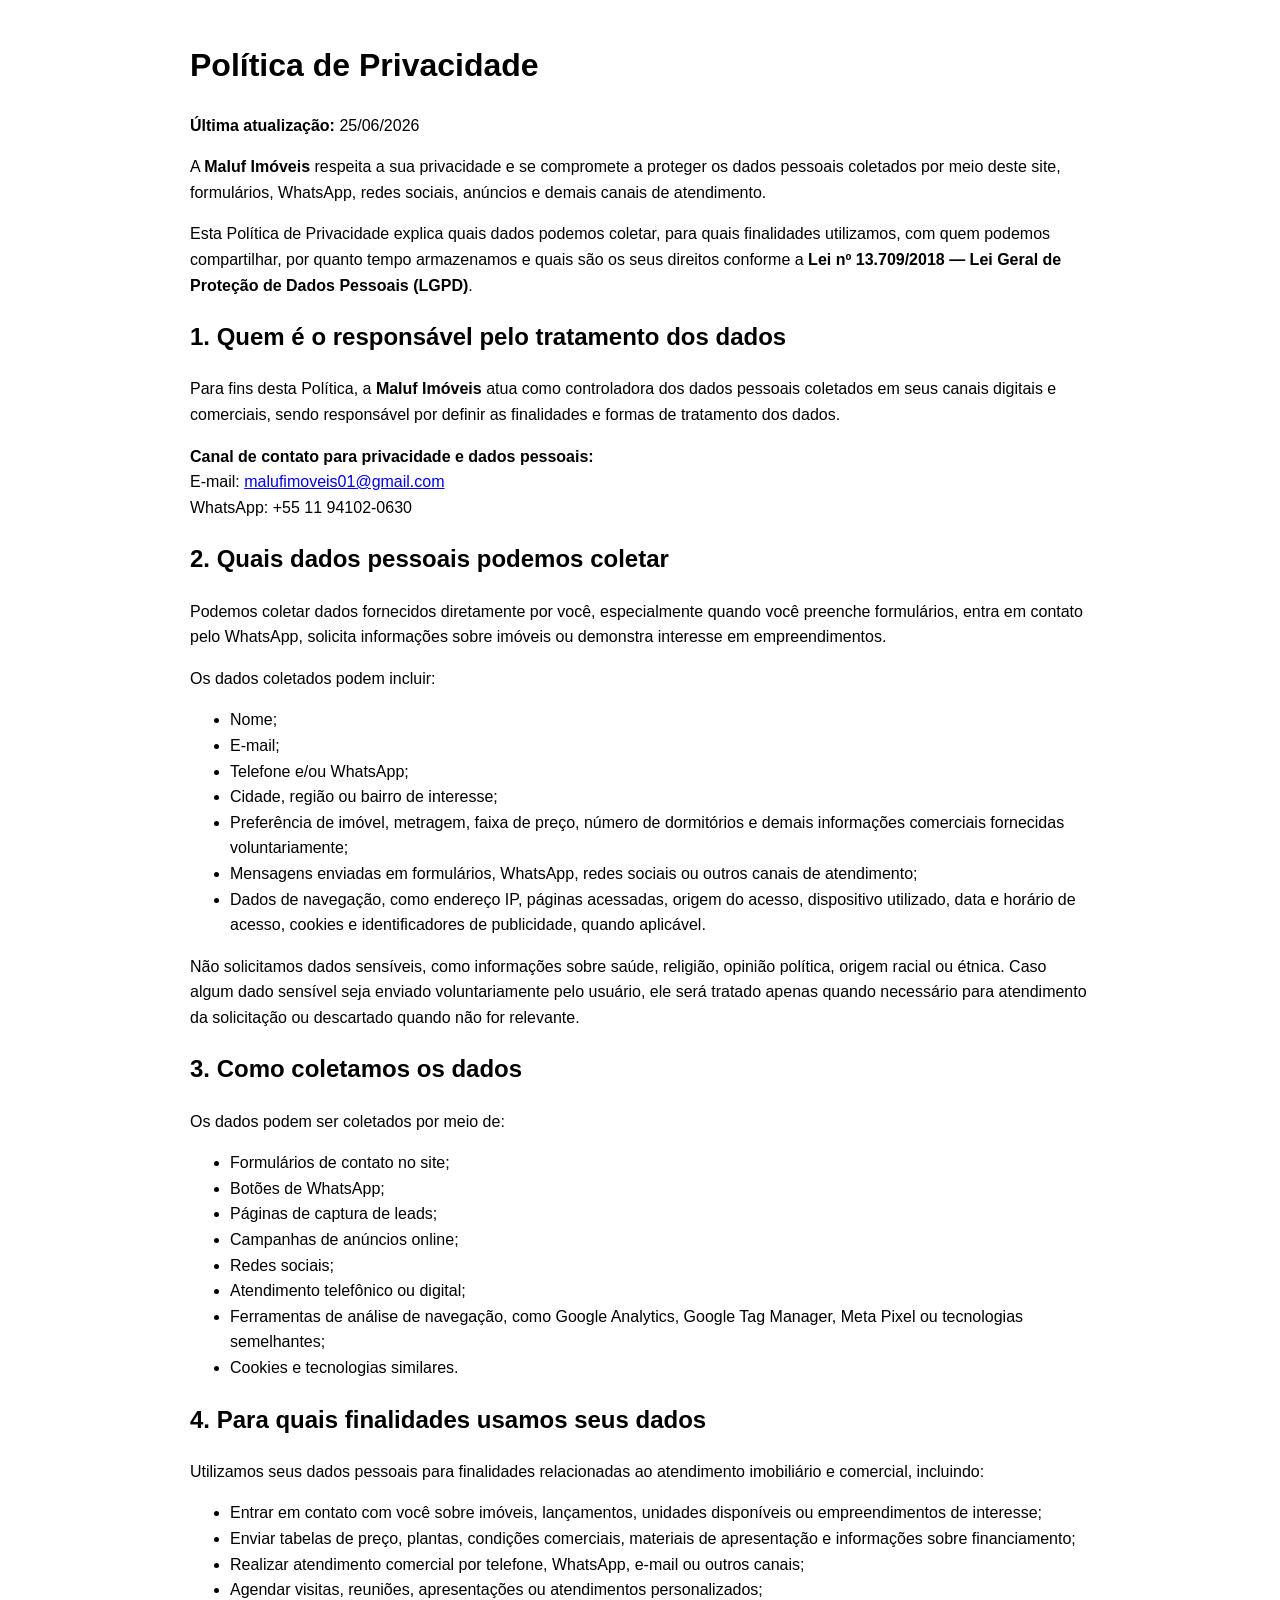
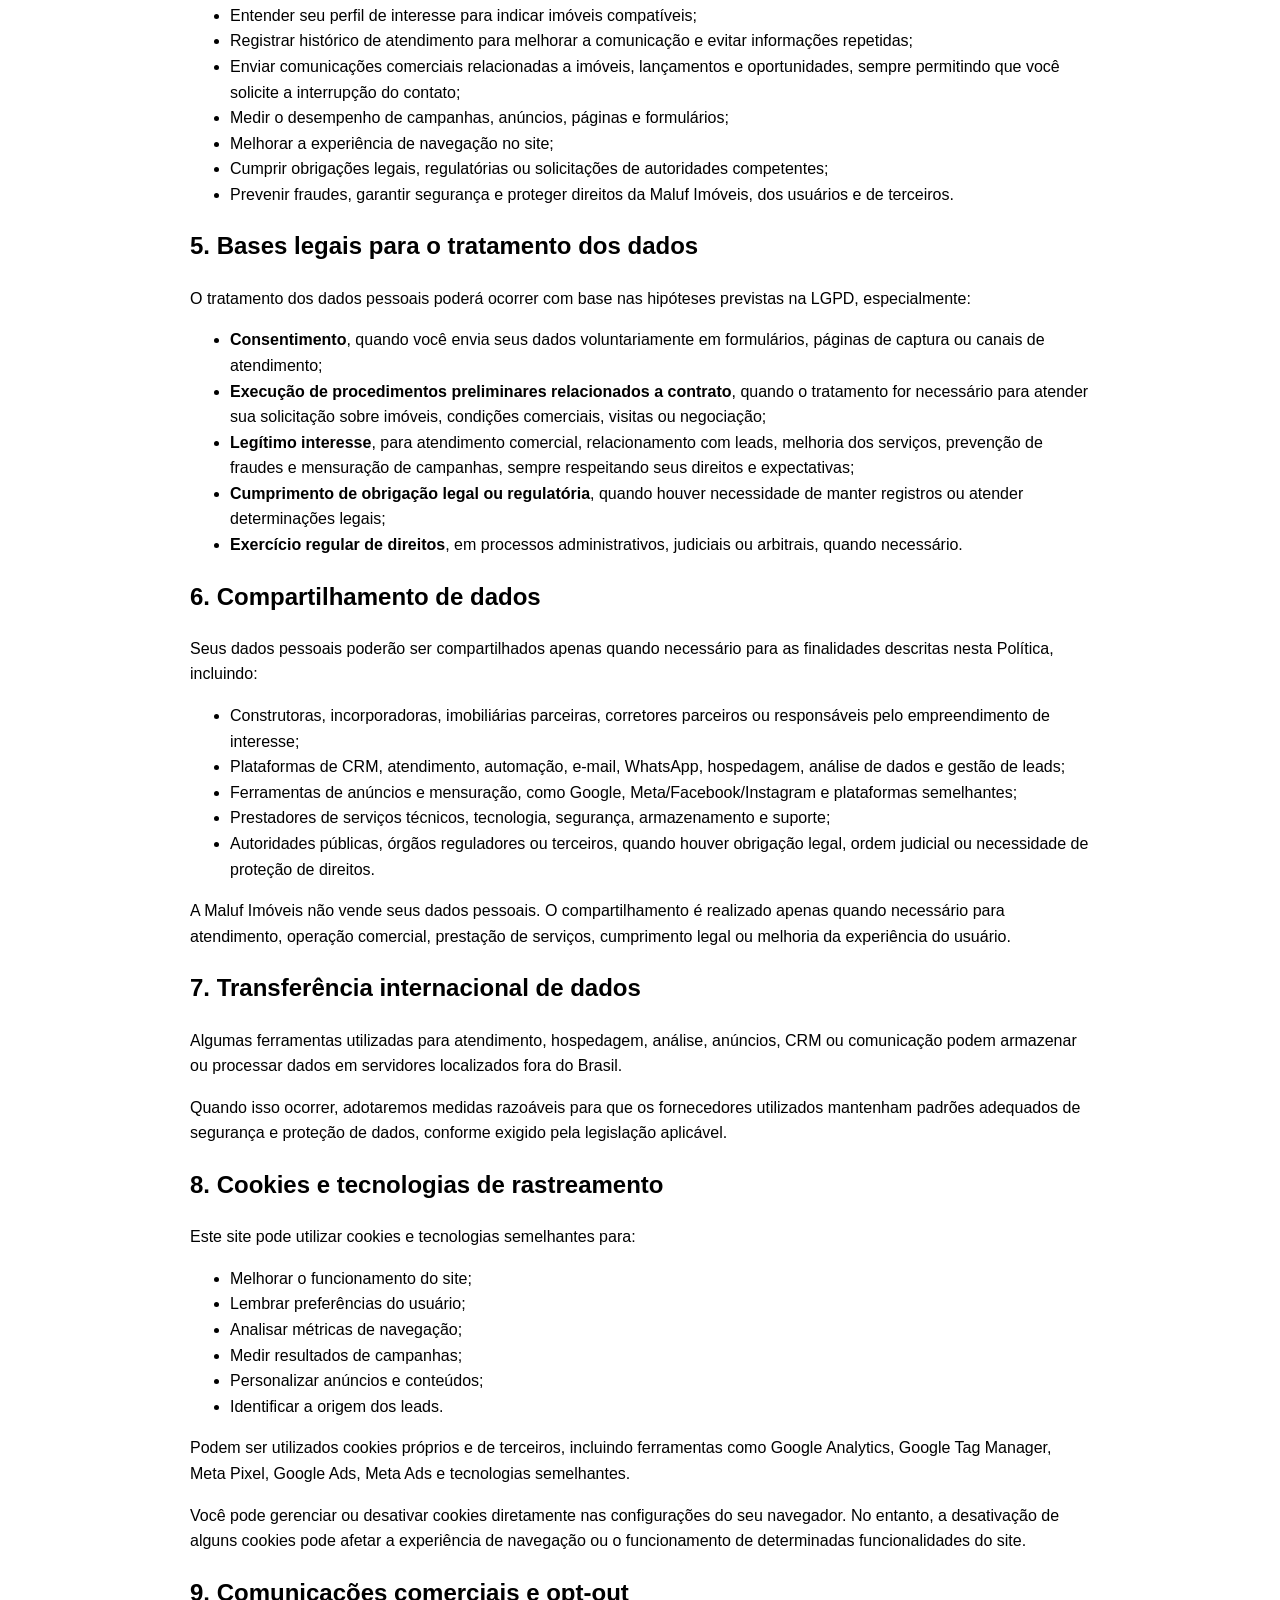
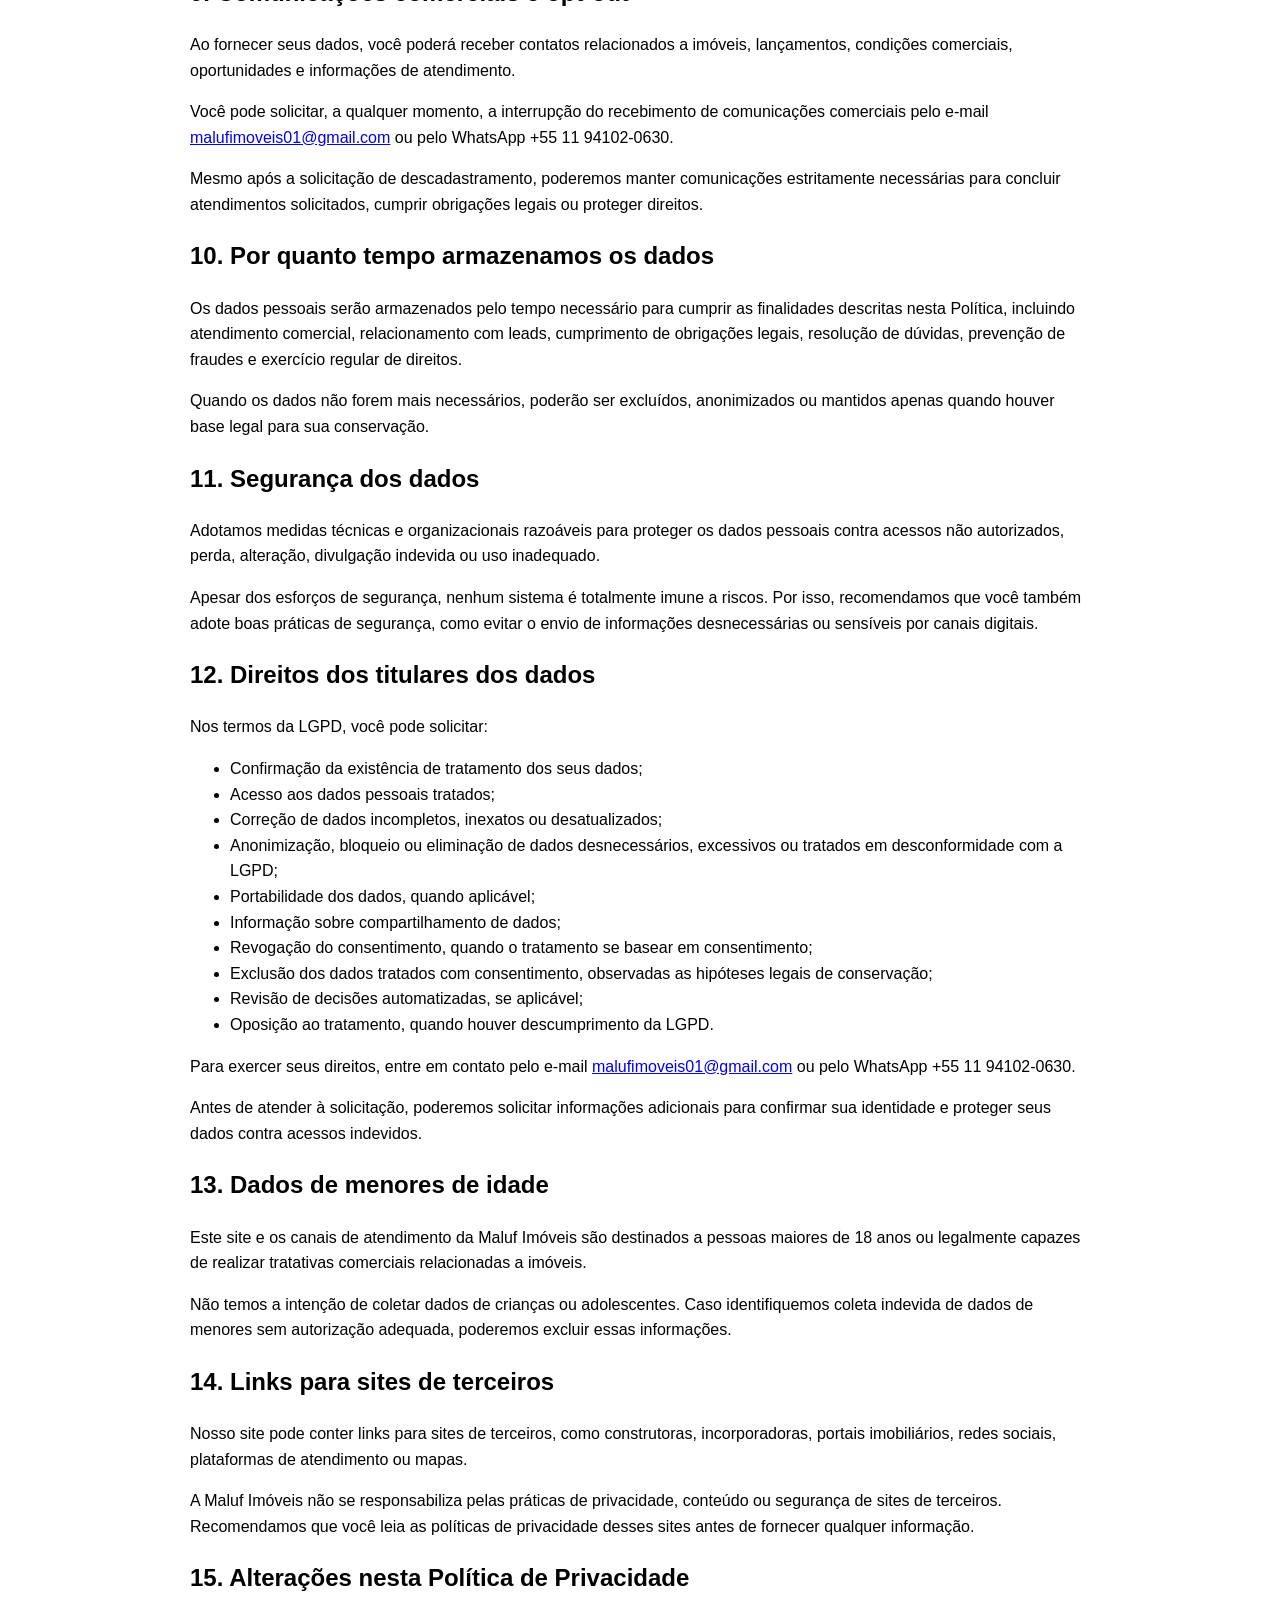
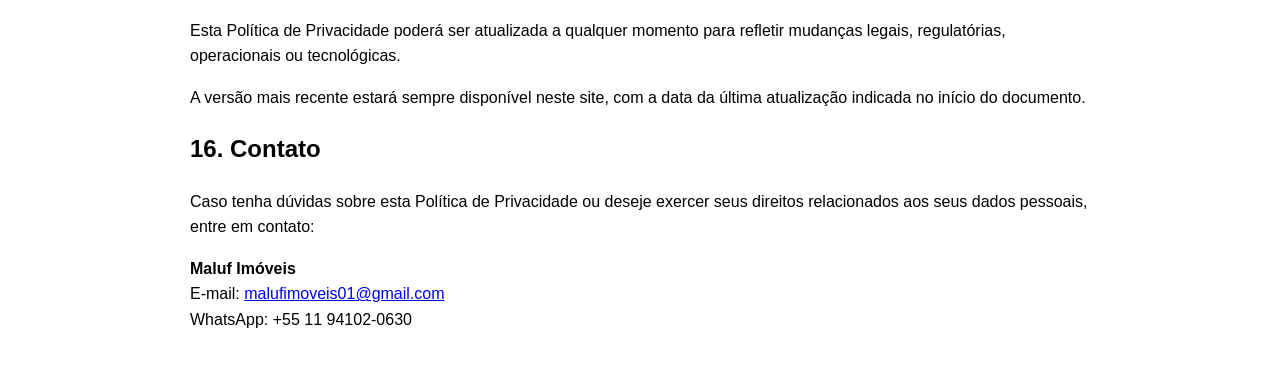
<file: politica-de-privacidade.html>
<!DOCTYPE html>
<html lang="pt-BR">
<head>
  <meta charset="UTF-8" />
  <meta name="viewport" content="width=device-width, initial-scale=1.0" />
  <title>Política de Privacidade | Maluf Imóveis</title>
  <meta name="description" content="Política de Privacidade da Maluf Imóveis, em conformidade com a LGPD." />
  <meta name="robots" content="index, follow" />
  <meta name="theme-color" content="#354F52" />
  <link rel="canonical" href="https://nirvanarealty.com.br/politica-de-privacidade.html" />
  <link rel="icon" href="/favicon.svg" type="image/svg+xml" />
  <link rel="icon" href="/favicon.ico" sizes="any" type="image/x-icon" />
  <link rel="icon" href="/favicon-32x32.png" sizes="32x32" type="image/png" />
  <link rel="icon" href="/favicon-48x48.png" sizes="48x48" type="image/png" />
  <link rel="apple-touch-icon" href="/apple-touch-icon.png" sizes="180x180" />
  <link rel="manifest" href="/site.webmanifest" />

  <meta property="og:locale" content="pt_BR" />
  <meta property="og:type" content="website" />
  <meta property="og:title" content="Política de Privacidade | Maluf Imóveis" />
  <meta property="og:description" content="Política de Privacidade da Maluf Imóveis, em conformidade com a LGPD." />
  <meta property="og:url" content="https://nirvanarealty.com.br/politica-de-privacidade.html" />
  <meta property="og:site_name" content="Maluf Imóveis" />
  <meta property="og:image" content="https://nirvanarealty.com.br/assets/img/hero.webp" />

  <meta name="twitter:card" content="summary_large_image" />
  <meta name="twitter:title" content="Política de Privacidade | Maluf Imóveis" />
  <meta name="twitter:description" content="Política de Privacidade da Maluf Imóveis, em conformidade com a LGPD." />
  <meta name="twitter:image" content="https://nirvanarealty.com.br/assets/img/hero.webp" />

  <script type="application/ld+json">
  {
    "@context": "https://schema.org",
    "@type": "WebPage",
    "name": "Política de Privacidade | Maluf Imóveis",
    "url": "https://nirvanarealty.com.br/politica-de-privacidade.html",
    "description": "Política de Privacidade da Maluf Imóveis, em conformidade com a LGPD.",
    "inLanguage": "pt-BR"
  }
  </script>
</head>
<body>
  <main style="max-width:900px;margin:40px auto;padding:0 16px;font-family:Arial,sans-serif;line-height:1.6;">
    <h1>Política de Privacidade</h1>
    <p><strong>Última atualização:</strong> 25/06/2026</p>

    <p>A <strong>Maluf Imóveis</strong> respeita a sua privacidade e se compromete a proteger os dados pessoais coletados por meio deste site, formulários, WhatsApp, redes sociais, anúncios e demais canais de atendimento.</p>

    <p>Esta Política de Privacidade explica quais dados podemos coletar, para quais finalidades utilizamos, com quem podemos compartilhar, por quanto tempo armazenamos e quais são os seus direitos conforme a <strong>Lei nº 13.709/2018 — Lei Geral de Proteção de Dados Pessoais (LGPD)</strong>.</p>

    <h2>1. Quem é o responsável pelo tratamento dos dados</h2>
    <p>Para fins desta Política, a <strong>Maluf Imóveis</strong> atua como controladora dos dados pessoais coletados em seus canais digitais e comerciais, sendo responsável por definir as finalidades e formas de tratamento dos dados.</p>
    <p><strong>Canal de contato para privacidade e dados pessoais:</strong><br>
      E-mail: <a href="mailto:malufimoveis01@gmail.com">malufimoveis01@gmail.com</a><br>
      WhatsApp: +55 11 94102-0630
    </p>

    <h2>2. Quais dados pessoais podemos coletar</h2>
    <p>Podemos coletar dados fornecidos diretamente por você, especialmente quando você preenche formulários, entra em contato pelo WhatsApp, solicita informações sobre imóveis ou demonstra interesse em empreendimentos.</p>
    <p>Os dados coletados podem incluir:</p>
    <ul>
      <li>Nome;</li>
      <li>E-mail;</li>
      <li>Telefone e/ou WhatsApp;</li>
      <li>Cidade, região ou bairro de interesse;</li>
      <li>Preferência de imóvel, metragem, faixa de preço, número de dormitórios e demais informações comerciais fornecidas voluntariamente;</li>
      <li>Mensagens enviadas em formulários, WhatsApp, redes sociais ou outros canais de atendimento;</li>
      <li>Dados de navegação, como endereço IP, páginas acessadas, origem do acesso, dispositivo utilizado, data e horário de acesso, cookies e identificadores de publicidade, quando aplicável.</li>
    </ul>
    <p>Não solicitamos dados sensíveis, como informações sobre saúde, religião, opinião política, origem racial ou étnica. Caso algum dado sensível seja enviado voluntariamente pelo usuário, ele será tratado apenas quando necessário para atendimento da solicitação ou descartado quando não for relevante.</p>

    <h2>3. Como coletamos os dados</h2>
    <p>Os dados podem ser coletados por meio de:</p>
    <ul>
      <li>Formulários de contato no site;</li>
      <li>Botões de WhatsApp;</li>
      <li>Páginas de captura de leads;</li>
      <li>Campanhas de anúncios online;</li>
      <li>Redes sociais;</li>
      <li>Atendimento telefônico ou digital;</li>
      <li>Ferramentas de análise de navegação, como Google Analytics, Google Tag Manager, Meta Pixel ou tecnologias semelhantes;</li>
      <li>Cookies e tecnologias similares.</li>
    </ul>

    <h2>4. Para quais finalidades usamos seus dados</h2>
    <p>Utilizamos seus dados pessoais para finalidades relacionadas ao atendimento imobiliário e comercial, incluindo:</p>
    <ul>
      <li>Entrar em contato com você sobre imóveis, lançamentos, unidades disponíveis ou empreendimentos de interesse;</li>
      <li>Enviar tabelas de preço, plantas, condições comerciais, materiais de apresentação e informações sobre financiamento;</li>
      <li>Realizar atendimento comercial por telefone, WhatsApp, e-mail ou outros canais;</li>
      <li>Agendar visitas, reuniões, apresentações ou atendimentos personalizados;</li>
      <li>Entender seu perfil de interesse para indicar imóveis compatíveis;</li>
      <li>Registrar histórico de atendimento para melhorar a comunicação e evitar informações repetidas;</li>
      <li>Enviar comunicações comerciais relacionadas a imóveis, lançamentos e oportunidades, sempre permitindo que você solicite a interrupção do contato;</li>
      <li>Medir o desempenho de campanhas, anúncios, páginas e formulários;</li>
      <li>Melhorar a experiência de navegação no site;</li>
      <li>Cumprir obrigações legais, regulatórias ou solicitações de autoridades competentes;</li>
      <li>Prevenir fraudes, garantir segurança e proteger direitos da Maluf Imóveis, dos usuários e de terceiros.</li>
    </ul>

    <h2>5. Bases legais para o tratamento dos dados</h2>
    <p>O tratamento dos dados pessoais poderá ocorrer com base nas hipóteses previstas na LGPD, especialmente:</p>
    <ul>
      <li><strong>Consentimento</strong>, quando você envia seus dados voluntariamente em formulários, páginas de captura ou canais de atendimento;</li>
      <li><strong>Execução de procedimentos preliminares relacionados a contrato</strong>, quando o tratamento for necessário para atender sua solicitação sobre imóveis, condições comerciais, visitas ou negociação;</li>
      <li><strong>Legítimo interesse</strong>, para atendimento comercial, relacionamento com leads, melhoria dos serviços, prevenção de fraudes e mensuração de campanhas, sempre respeitando seus direitos e expectativas;</li>
      <li><strong>Cumprimento de obrigação legal ou regulatória</strong>, quando houver necessidade de manter registros ou atender determinações legais;</li>
      <li><strong>Exercício regular de direitos</strong>, em processos administrativos, judiciais ou arbitrais, quando necessário.</li>
    </ul>

    <h2>6. Compartilhamento de dados</h2>
    <p>Seus dados pessoais poderão ser compartilhados apenas quando necessário para as finalidades descritas nesta Política, incluindo:</p>
    <ul>
      <li>Construtoras, incorporadoras, imobiliárias parceiras, corretores parceiros ou responsáveis pelo empreendimento de interesse;</li>
      <li>Plataformas de CRM, atendimento, automação, e-mail, WhatsApp, hospedagem, análise de dados e gestão de leads;</li>
      <li>Ferramentas de anúncios e mensuração, como Google, Meta/Facebook/Instagram e plataformas semelhantes;</li>
      <li>Prestadores de serviços técnicos, tecnologia, segurança, armazenamento e suporte;</li>
      <li>Autoridades públicas, órgãos reguladores ou terceiros, quando houver obrigação legal, ordem judicial ou necessidade de proteção de direitos.</li>
    </ul>
    <p>A Maluf Imóveis não vende seus dados pessoais. O compartilhamento é realizado apenas quando necessário para atendimento, operação comercial, prestação de serviços, cumprimento legal ou melhoria da experiência do usuário.</p>

    <h2>7. Transferência internacional de dados</h2>
    <p>Algumas ferramentas utilizadas para atendimento, hospedagem, análise, anúncios, CRM ou comunicação podem armazenar ou processar dados em servidores localizados fora do Brasil.</p>
    <p>Quando isso ocorrer, adotaremos medidas razoáveis para que os fornecedores utilizados mantenham padrões adequados de segurança e proteção de dados, conforme exigido pela legislação aplicável.</p>

    <h2>8. Cookies e tecnologias de rastreamento</h2>
    <p>Este site pode utilizar cookies e tecnologias semelhantes para:</p>
    <ul>
      <li>Melhorar o funcionamento do site;</li>
      <li>Lembrar preferências do usuário;</li>
      <li>Analisar métricas de navegação;</li>
      <li>Medir resultados de campanhas;</li>
      <li>Personalizar anúncios e conteúdos;</li>
      <li>Identificar a origem dos leads.</li>
    </ul>
    <p>Podem ser utilizados cookies próprios e de terceiros, incluindo ferramentas como Google Analytics, Google Tag Manager, Meta Pixel, Google Ads, Meta Ads e tecnologias semelhantes.</p>
    <p>Você pode gerenciar ou desativar cookies diretamente nas configurações do seu navegador. No entanto, a desativação de alguns cookies pode afetar a experiência de navegação ou o funcionamento de determinadas funcionalidades do site.</p>

    <h2>9. Comunicações comerciais e opt-out</h2>
    <p>Ao fornecer seus dados, você poderá receber contatos relacionados a imóveis, lançamentos, condições comerciais, oportunidades e informações de atendimento.</p>
    <p>Você pode solicitar, a qualquer momento, a interrupção do recebimento de comunicações comerciais pelo e-mail <a href="mailto:malufimoveis01@gmail.com">malufimoveis01@gmail.com</a> ou pelo WhatsApp +55 11 94102-0630.</p>
    <p>Mesmo após a solicitação de descadastramento, poderemos manter comunicações estritamente necessárias para concluir atendimentos solicitados, cumprir obrigações legais ou proteger direitos.</p>

    <h2>10. Por quanto tempo armazenamos os dados</h2>
    <p>Os dados pessoais serão armazenados pelo tempo necessário para cumprir as finalidades descritas nesta Política, incluindo atendimento comercial, relacionamento com leads, cumprimento de obrigações legais, resolução de dúvidas, prevenção de fraudes e exercício regular de direitos.</p>
    <p>Quando os dados não forem mais necessários, poderão ser excluídos, anonimizados ou mantidos apenas quando houver base legal para sua conservação.</p>

    <h2>11. Segurança dos dados</h2>
    <p>Adotamos medidas técnicas e organizacionais razoáveis para proteger os dados pessoais contra acessos não autorizados, perda, alteração, divulgação indevida ou uso inadequado.</p>
    <p>Apesar dos esforços de segurança, nenhum sistema é totalmente imune a riscos. Por isso, recomendamos que você também adote boas práticas de segurança, como evitar o envio de informações desnecessárias ou sensíveis por canais digitais.</p>

    <h2>12. Direitos dos titulares dos dados</h2>
    <p>Nos termos da LGPD, você pode solicitar:</p>
    <ul>
      <li>Confirmação da existência de tratamento dos seus dados;</li>
      <li>Acesso aos dados pessoais tratados;</li>
      <li>Correção de dados incompletos, inexatos ou desatualizados;</li>
      <li>Anonimização, bloqueio ou eliminação de dados desnecessários, excessivos ou tratados em desconformidade com a LGPD;</li>
      <li>Portabilidade dos dados, quando aplicável;</li>
      <li>Informação sobre compartilhamento de dados;</li>
      <li>Revogação do consentimento, quando o tratamento se basear em consentimento;</li>
      <li>Exclusão dos dados tratados com consentimento, observadas as hipóteses legais de conservação;</li>
      <li>Revisão de decisões automatizadas, se aplicável;</li>
      <li>Oposição ao tratamento, quando houver descumprimento da LGPD.</li>
    </ul>
    <p>Para exercer seus direitos, entre em contato pelo e-mail <a href="mailto:malufimoveis01@gmail.com">malufimoveis01@gmail.com</a> ou pelo WhatsApp +55 11 94102-0630.</p>
    <p>Antes de atender à solicitação, poderemos solicitar informações adicionais para confirmar sua identidade e proteger seus dados contra acessos indevidos.</p>

    <h2>13. Dados de menores de idade</h2>
    <p>Este site e os canais de atendimento da Maluf Imóveis são destinados a pessoas maiores de 18 anos ou legalmente capazes de realizar tratativas comerciais relacionadas a imóveis.</p>
    <p>Não temos a intenção de coletar dados de crianças ou adolescentes. Caso identifiquemos coleta indevida de dados de menores sem autorização adequada, poderemos excluir essas informações.</p>

    <h2>14. Links para sites de terceiros</h2>
    <p>Nosso site pode conter links para sites de terceiros, como construtoras, incorporadoras, portais imobiliários, redes sociais, plataformas de atendimento ou mapas.</p>
    <p>A Maluf Imóveis não se responsabiliza pelas práticas de privacidade, conteúdo ou segurança de sites de terceiros. Recomendamos que você leia as políticas de privacidade desses sites antes de fornecer qualquer informação.</p>

    <h2>15. Alterações nesta Política de Privacidade</h2>
    <p>Esta Política de Privacidade poderá ser atualizada a qualquer momento para refletir mudanças legais, regulatórias, operacionais ou tecnológicas.</p>
    <p>A versão mais recente estará sempre disponível neste site, com a data da última atualização indicada no início do documento.</p>

    <h2>16. Contato</h2>
    <p>Caso tenha dúvidas sobre esta Política de Privacidade ou deseje exercer seus direitos relacionados aos seus dados pessoais, entre em contato:</p>
    <p><strong>Maluf Imóveis</strong><br>
      E-mail: <a href="mailto:malufimoveis01@gmail.com">malufimoveis01@gmail.com</a><br>
      WhatsApp: +55 11 94102-0630
    </p>
  </main>
</body>
</html>
</file>
<file: assets/css/home.css>
:root {
      --navy: #2F3E46;
      --navy-soft: #354F52;
      --slate: #52796F;
      --cream: #F0EDE3;
      --cream-dim: #E3DDCB;
      --gold: #B08D46;
      --gold-deep: #8F7136;
      --gold-soft: #E7D9B4;
      --ink-muted: #52796F;
      --line: rgba(176, 141, 70, 0.25);
      --transition: 0.25s ease;
    }

    * {
      margin: 0;
      padding: 0;
      box-sizing: border-box;
    }

    html {
      scroll-behavior: smooth;
    }

    body {
      font-family: 'Montserrat', sans-serif;
      background: var(--cream);
      color: var(--navy);
      -webkit-font-smoothing: antialiased;
    }

    h1, h2, h3, .logo {
      font-family: 'Montserrat', serif;
      font-weight: 500;
      letter-spacing: -0.01em;
    }

    .container {
      width: 90%;
      max-width: 1200px;
      margin: auto;
    }

    .eyebrow {
      font-size: 12px;
      letter-spacing: 0.18em;
      text-transform: uppercase;
      color: var(--gold);
      font-weight: 600;
      display: inline-flex;
      align-items: center;
      gap: 10px;
      margin-bottom: 18px;
    }

    .eyebrow::before {
      content: '';
      width: 22px;
      height: 1px;
      background: var(--gold);
    }

    .navbar {
      position: fixed;
      width: 100%;
      top: 0;
      left: 0;
      background: rgba(240, 237, 227, 0.98);
      backdrop-filter: blur(10px);
      border-bottom: 1px solid var(--line);
      padding: 12px 0;
      z-index: 1000;
      transition: padding 0.3s ease;
    }

    .nav-content {
      display: flex;
      justify-content: space-between;
      align-items: center;
      gap: 24px;
    }

    .navbar-left {
      flex-shrink: 0;
      position: relative;
      height: 90px;
      min-width: 260px;
    }

    .logo-link {
      display: block;
      height: 100%;
      overflow: visible;
    }

    .logo-img {
      position: absolute;
      left: 0;
      top: 50%;
      transform: translateY(-50%);
      height: 230px;
      width: auto;
      display: block;
      max-width: 260px;
    }

    .logo-text {
      position: absolute;
      left: 0;
      top: 50%;
      transform: translateY(-50%);
      display: flex;
      flex-direction: column;
      line-height: 1;
      font-family: 'Montserrat', sans-serif;
      white-space: nowrap;
    }

    .logo-text .logo-main {
      font-weight: 700;
      font-size: 26px;
      letter-spacing: 0.5px;
      color: var(--navy);
    }

    .logo-text .logo-sub {
      margin-top: 4px;
      font-weight: 600;
      font-size: 12px;
      letter-spacing: 4px;
      color: var(--gold);
    }

    .search-box {
      flex: 1;
      max-width: 400px;
      position: relative;
      display: flex;
      align-items: center;
      background: white;
      border: 1px solid var(--line);
      border-radius: 4px;
      padding: 0 12px;
      height: 42px;
    }

    .search-input {
      flex: 1;
      border: none;
      outline: none;
      background: transparent;
      font-size: 14px;
      color: var(--navy);
      font-family: 'Montserrat', sans-serif;
    }

    .search-input::placeholder {
      color: var(--ink-muted);
    }

    .search-btn {
      background: none;
      border: none;
      cursor: pointer;
      color: var(--gold);
      padding: 0 8px;
      display: flex;
      align-items: center;
      justify-content: center;
      transition: color 0.25s;
    }

    .search-btn:hover {
      color: var(--navy);
    }

    .search-results {
      position: absolute;
      top: 100%;
      left: 0;
      right: 0;
      background: white;
      border: 1px solid var(--line);
      border-top: none;
      border-radius: 0 0 4px 4px;
      max-height: 400px;
      overflow-y: auto;
      margin-top: -1px;
      z-index: 1001;
      box-shadow: 0 8px 24px rgba(47, 62, 70, 0.12);
    }

    .search-result-item {
      padding: 12px 16px;
      border-bottom: 1px solid var(--cream-dim);
      cursor: pointer;
      transition: background 0.2s;
      text-decoration: none;
      display: block;
      color: var(--navy);
      font-size: 14px;
    }

    .search-result-item:hover {
      background: var(--cream-dim);
    }

    .search-result-item:last-child {
      border-bottom: none;
    }

    .nav-menu {
      display: flex;
      gap: 32px;
      align-items: center;
      flex-shrink: 0;
    }

    .nav-menu a {
      color: var(--slate);
      text-decoration: none;
      font-size: 13px;
      font-weight: 600;
      letter-spacing: 0.05em;
      position: relative;
      transition: color 0.25s;
    }

    .nav-menu a::after {
      content: '';
      position: absolute;
      left: 0;
      bottom: -6px;
      width: 0;
      height: 2px;
      background: var(--gold);
      transition: width 0.25s ease;
    }

    .nav-menu a:hover {
      color: var(--navy);
    }

    .nav-menu a:hover::after {
      width: 100%;
    }

    .btn-simule {
      padding: 11px 22px;
      background: linear-gradient(135deg, var(--gold), var(--gold-deep));
      color: var(--navy);
      border: none;
      border-radius: 3px;
      font-size: 13px;
      font-weight: 600;
      letter-spacing: 0.05em;
      cursor: pointer;
      transition: transform 0.2s ease, box-shadow 0.2s ease;
      white-space: nowrap;
      flex-shrink: 0;
    }

    .btn-simule:hover {
      background: linear-gradient(135deg, var(--gold-deep), var(--gold));
      box-shadow: 0 10px 24px -6px rgba(176, 141, 70, 0.55);
      transform: translateY(-2px);
    }

    .menu-toggle {
      display: none;
      flex-direction: column;
      justify-content: center;
      gap: 5px;
      background: none;
      border: none;
      cursor: pointer;
      padding: 6px;
      flex-shrink: 0;
      z-index: 1001;
    }

    .menu-toggle span {
      display: block;
      width: 24px;
      height: 2px;
      background: var(--navy);
      border-radius: 2px;
      transition: transform 0.3s ease, opacity 0.3s ease;
    }

    .menu-toggle.open span:nth-child(1) {
      transform: translateY(7px) rotate(45deg);
    }

    .menu-toggle.open span:nth-child(2) {
      opacity: 0;
      transform: scaleX(0);
    }

    .menu-toggle.open span:nth-child(3) {
      transform: translateY(-7px) rotate(-45deg);
    }

    .mobile-menu {
      display: none;
      flex-direction: column;
      gap: 20px;
      padding: 20px 24px 28px;
      background: rgba(240, 237, 227, 0.98);
      backdrop-filter: blur(10px);
      border-top: 1px solid var(--line);
    }

    .mobile-menu.open {
      display: flex;
    }

    .mobile-search-box {
      position: relative;
      display: flex;
      align-items: center;
      background: white;
      border: 1px solid var(--line);
      border-radius: 4px;
      padding: 0 12px;
      height: 42px;
    }

    .mobile-nav {
      display: flex;
      flex-direction: column;
      gap: 4px;
    }

    .mobile-nav-link {
      color: var(--slate);
      text-decoration: none;
      font-size: 14px;
      font-weight: 600;
      letter-spacing: 0.05em;
      padding: 12px 0;
      border-bottom: 1px solid var(--line);
      transition: color 0.2s;
    }

    .mobile-nav-link:last-child {
      border-bottom: none;
    }

    .mobile-nav-link:hover {
      color: var(--navy);
    }

    .mobile-btn-simule {
      width: 100%;
      text-align: center;
    }

    @media (max-width: 768px) {
      .menu-toggle {
        display: flex;
      }

      .nav-menu {
        display: none;
      }

      .search-box {
        display: none;
      }

      .btn-simule:not(.mobile-btn-simule) {
        display: none;
      }

      .nav-content {
        gap: 12px;
      }

      .logo-img {
        height: 280px;
      }
    }

    .whatsapp-float {
      position: fixed;
      bottom: 24px;
      right: 24px;
      z-index: 1100;
      width: 72px;
      height: 72px;
      display: inline-flex;
      align-items: center;
      justify-content: center;
      text-decoration: none;
      box-shadow: 0 16px 40px rgba(0, 0, 0, 0.18);
      border-radius: 50%;
      transition: transform 0.25s ease, box-shadow 0.25s ease;
      background: transparent;
    }

    .whatsapp-float img {
      width: 100%;
      height: 100%;
      object-fit: cover;
      border-radius: 50%;
      display: block;
    }

    .whatsapp-float:hover {
      transform: translateY(-2px) scale(1.03);
      box-shadow: 0 18px 45px rgba(0, 0, 0, 0.22);
    }

    .btn {
      padding: 13px 28px;
      border: none;
      border-radius: 2px;
      background: var(--navy);
      color: var(--cream);
      cursor: pointer;
      font-weight: 500;
      font-size: 14px;
      letter-spacing: 0.02em;
      width: fit-content;
      transition: background 0.25s ease, transform 0.2s ease, box-shadow 0.25s ease;
      text-decoration: none;
    }

    .btn:hover {
      background: var(--gold);
      color: var(--navy);
      transform: translateY(-2px);
      box-shadow: 0 12px 24px -8px rgba(176, 141, 70, 0.5);
    }

    .hero-banner {
      position: relative;
      display: flex;
      align-items: center;
      justify-content: center;
      min-height: 64vh;
      margin-top: 90px;
      overflow: hidden;
      background: var(--navy);
    }

    .hero-banner-mosaic {
      position: absolute;
      inset: 0;
      display: grid;
      grid-template-columns: repeat(5, 1fr);
    }

    .hero-banner-tile {
      background-size: cover;
      background-position: center;
      filter: grayscale(20%) brightness(0.7);
      animation: heroTileZoom 26s ease-in-out infinite alternate;
    }

    .hero-banner-tile:nth-child(2) { animation-delay: -4s; }
    .hero-banner-tile:nth-child(3) { animation-delay: -8s; }
    .hero-banner-tile:nth-child(4) { animation-delay: -12s; }
    .hero-banner-tile:nth-child(5) { animation-delay: -16s; }

    @keyframes heroTileZoom {
      from { transform: scale(1); }
      to { transform: scale(1.12); }
    }

    @media (prefers-reduced-motion: reduce) {
      .hero-banner-tile {
        animation: none;
      }
    }

    .hero-banner-overlay {
      position: absolute;
      inset: 0;
      background: linear-gradient(180deg, rgba(47, 62, 70, 0.75) 0%, rgba(47, 62, 70, 0.55) 45%, rgba(47, 62, 70, 0.85) 100%);
    }

    .hero-banner-logo {
      position: relative;
      z-index: 1;
      display: flex;
      flex-direction: column;
      align-items: center;
      text-align: center;
      padding: 40px 20px;
    }

    .hero-banner-eyebrow {
      font-size: 12px;
      letter-spacing: 0.25em;
      text-transform: uppercase;
      color: var(--gold);
      font-weight: 600;
      margin-bottom: 22px;
    }

    .hero-banner-line {
      width: 220px;
      height: 1px;
      background: rgba(240, 237, 227, 0.4);
    }

    .hero-banner-line:first-of-type {
      margin-bottom: 24px;
    }

    .hero-banner-line:last-of-type {
      margin-top: 24px;
    }

    .hero-banner-main {
      font-family: 'Montserrat', sans-serif;
      font-weight: 800;
      font-size: 56px;
      letter-spacing: 6px;
      color: var(--cream);
      line-height: 1;
    }

    .hero-banner-sub {
      font-size: 15px;
      letter-spacing: 8px;
      color: var(--gold);
      margin-top: 14px;
    }

    @media(max-width: 1000px) {
      .hero-banner {
        min-height: 52vh;
        margin-top: 74px;
      }

      .hero-banner-mosaic {
        grid-template-columns: repeat(3, 1fr);
      }

      .hero-banner-tile:nth-child(4),
      .hero-banner-tile:nth-child(5) {
        display: none;
      }

      .hero-banner-main {
        font-size: 34px;
        letter-spacing: 4px;
      }

      .hero-banner-line {
        width: 140px;
      }
    }

    @media(max-width: 600px) {
      .hero-banner {
        min-height: 46vh;
      }

      .hero-banner-mosaic {
        grid-template-columns: repeat(2, 1fr);
      }

      .hero-banner-tile:nth-child(3) {
        display: none;
      }
    }

    .hero {
      display: flex;
      min-height: auto;
      margin-top: 0;
    }

    .hero-left {
      flex: 0.62;
      background: var(--navy);
      padding: 80px 70px;
      display: flex;
      flex-direction: column;
      justify-content: center;
      position: relative;
      overflow: hidden;
    }

    .hero-left::before {
      content: '';
      position: absolute;
      top: 0;
      left: 0;
      width: 100%;
      height: 100%;
      background:
        radial-gradient(circle at 15% 20%, rgba(176, 141, 70, 0.12), transparent 45%),
        radial-gradient(circle at 90% 85%, rgba(176, 141, 70, 0.08), transparent 50%);
      pointer-events: none;
    }

    .hero-promo-totem {
      position: absolute;
      right: 6%;
      bottom: 0;
      height: 420px;
      width: auto;
      opacity: 0.9;
      z-index: 0;
      pointer-events: none;
      filter: drop-shadow(0 25px 35px rgba(0, 0, 0, 0.45));
    }

    @media(max-width: 1200px) {
      .hero-promo-totem {
        right: 2%;
        height: 300px;
        opacity: 0.4;
      }
    }

    @media(max-width: 1000px) {
      .hero-promo-totem {
        display: none;
      }
    }

    .hero-left-inner {
      position: relative;
      z-index: 1;
    }

    .hero-left h1 {
      font-size: 52px;
      line-height: 1.12;
      margin-bottom: 24px;
      color: var(--cream);
      font-weight: 400;
    }

    .hero-left h1 em {
      font-style: italic;
      color: var(--gold);
    }

    .promo-badge {
      position: relative;
      z-index: 1;
      display: flex;
      width: fit-content;
      flex-direction: column;
      gap: 2px;
      background: var(--navy-soft);
      border: 1px solid var(--line);
      padding: 10px 16px;
      border-radius: 4px;
      font-size: 12px;
      color: rgba(240, 237, 227, 0.85);
      margin-bottom: 24px;
    }

    .promo-badge strong {
      font-size: 11px;
      letter-spacing: 0.08em;
      text-transform: uppercase;
      font-weight: 600;
      color: var(--gold);
    }

    .promo-price {
      position: relative;
      z-index: 1;
      margin: 28px 0 32px;
      padding-top: 20px;
      border-top: 1px solid var(--line);
      max-width: 420px;
    }

    .promo-price-label {
      display: block;
      font-size: 13px;
      color: rgba(240, 237, 227, 0.65);
      margin-bottom: 4px;
    }

    .promo-price-value {
      display: block;
      font-family: 'Montserrat', serif;
      font-size: 28px;
      font-weight: 600;
      color: var(--gold);
      margin-bottom: 10px;
    }

    .promo-price-note {
      display: block;
      font-size: 12px;
      color: rgba(240, 237, 227, 0.55);
    }

    .hero-left p {
      margin-bottom: 36px;
      line-height: 1.7;
      color: rgba(240, 237, 227, 0.7);
      font-size: 16px;
      max-width: 420px;
    }

    .hero-left .btn {
      background: var(--gold);
      color: var(--navy);
    }

    .hero-left .btn:hover {
      background: var(--cream);
    }

    .hero-stats {
      display: flex;
      gap: 40px;
      margin-top: 56px;
      position: relative;
      z-index: 1;
    }

    .hero-stats div {
      border-top: 1px solid var(--line);
      padding-top: 14px;
    }

    .hero-stats strong {
      display: block;
      font-family: 'Montserrat', serif;
      font-size: 26px;
      color: var(--gold);
      font-weight: 500;
    }

    .hero-stats span {
      font-size: 12px;
      color: rgba(240, 237, 227, 0.55);
      letter-spacing: 0.04em;
    }

    .hero-right {
      flex: 1;
      background: linear-gradient(135deg, var(--navy) 0%, var(--navy-soft) 55%, var(--slate) 100%);
      position: relative;
      display: flex;
      align-items: center;
      justify-content: center;
      padding: 60px 40px;
    }

    .hero-right::after {
      content: '';
      position: absolute;
      inset: 0;
      background:
        radial-gradient(circle at 85% 15%, rgba(176, 141, 70, 0.16), transparent 45%),
        radial-gradient(circle at 10% 90%, rgba(176, 141, 70, 0.12), transparent 50%);
      pointer-events: none;
    }

    .form-box {
      position: relative;
      background: var(--cream);
      padding: 32px;
      border-radius: 4px;
      width: 340px;
      box-shadow: 0 30px 60px -15px rgba(47, 62, 70,0.35);
      z-index: 2;
      border-top: 3px solid var(--gold);
    }

    .form-box h4 {
      font-family: 'Montserrat', serif;
      font-size: 19px;
      font-weight: 500;
      margin-bottom: 6px;
      color: var(--navy);
    }

    .form-box .form-sub {
      font-size: 13px;
      color: var(--ink-muted);
      margin-bottom: 20px;
      line-height: 1.5;
    }

    .form-rodrigo {
      display: flex;
      flex-direction: column;
      gap: 12px;
    }

    .form-rodrigo input[type="text"],
    .form-rodrigo input[type="tel"],
    .form-rodrigo input[type="email"] {
      padding: 12px 14px;
      border: 1px solid #E3DDCB;
      border-radius: 3px;
      font-family: 'Inter', sans-serif;
      font-size: 14px;
      background: #fff;
      color: var(--navy);
      transition: border-color 0.2s ease;
    }

    .form-rodrigo input::placeholder {
      color: #52796F;
    }

    .form-rodrigo input:focus {
      outline: none;
      border-color: var(--gold);
    }

    .radio-group {
      display: flex;
      flex-direction: column;
      gap: 8px;
      color: var(--slate);
      font-size: 13px;
      margin-top: 4px;
    }

    .radio-group > p {
      font-weight: 600;
      color: var(--navy);
      margin-bottom: 2px;
      font-size: 13px;
    }

    .radio-group label {
      display: flex;
      align-items: center;
      gap: 8px;
      cursor: pointer;
    }

    .checkbox {
      font-size: 12px;
      color: var(--ink-muted);
      display: flex;
      align-items: flex-start;
      gap: 8px;
      line-height: 1.4;
      margin-top: 4px;
    }

    .form-rodrigo button {
      background: linear-gradient(135deg, var(--gold), var(--gold-deep));
      color: var(--navy);
      padding: 14px;
      border: none;
      border-radius: 3px;
      cursor: pointer;
      font-weight: 600;
      font-size: 14px;
      letter-spacing: 0.02em;
      margin-top: 6px;
      transition: transform 0.2s ease, box-shadow 0.25s ease;
    }

    .form-rodrigo button:hover {
      transform: translateY(-2px);
      box-shadow: 0 12px 24px -8px rgba(176, 141, 70, 0.55);
    }

    @media(max-width: 1000px) {
      .form-box {
        margin: 40px auto;
      }

      .hero-right {
        padding: 40px 20px;
        min-height: 480px;
      }

      .hero-left {
        padding: 60px 30px;
      }

      .hero-left-inner {
        padding-top: 0;
      }
    }

    .empreendimentos {
      padding: 110px 0;
      background: var(--cream);
    }

    .section-head {
      display: flex;
      justify-content: space-between;
      align-items: flex-end;
      margin-bottom: 60px;
      gap: 30px;
      flex-wrap: wrap;
    }

    .section-head h2 {
      font-size: 38px;
      font-weight: 400;
      color: var(--navy);
      line-height: 1.15;
    }

    .section-head p {
      color: var(--ink-muted);
      font-size: 15px;
      max-width: 320px;
      line-height: 1.6;
    }

    .cards {
      display: grid;
      grid-template-columns: repeat(4, 1fr);
      gap: 48px 32px;
    }

    .card {
      background: transparent;
      border: none;
      display: flex;
      flex-direction: column;
      align-items: center;
      text-align: center;
    }

    .card .card-img {
      height: 230px;
      width: auto;
      max-width: 100%;
      object-fit: contain;
      display: block;
      margin-bottom: 28px;
      border-radius: 14px;
      box-shadow: 0 24px 40px -22px rgba(47, 62, 70, 0.28);
      transition: transform 0.35s ease, box-shadow 0.35s ease;
    }

    .card:hover .card-img {
      transform: translateY(-4px) scale(1.02);
      box-shadow: 0 32px 48px -20px rgba(47, 62, 70, 0.32);
    }

    .card-body {
      display: flex;
      flex-direction: column;
      align-items: center;
      flex: 1;
      width: 100%;
    }

    .card-tag {
      font-size: 11px;
      letter-spacing: 0.1em;
      text-transform: uppercase;
      color: var(--gold);
      font-weight: 600;
      margin-bottom: 10px;
    }

    .card h3 {
      margin-bottom: 10px;
      font-size: 20px;
      font-weight: 600;
      color: var(--navy);
    }

    .card p {
      font-size: 13.5px;
      margin-bottom: 20px;
      line-height: 1.6;
      color: var(--ink-muted);
      max-width: 240px;
      flex: 1;
    }

    .card .btn {
      background: none;
      color: var(--slate);
      border: none;
      padding: 0;
      font-size: 14px;
      font-weight: 600;
      display: inline-flex;
      align-items: center;
      gap: 5px;
    }

    .card .btn::after {
      content: '›';
      font-size: 17px;
      line-height: 1;
      transition: transform 0.25s ease;
    }

    .card .btn:hover {
      background: none;
      color: var(--navy);
    }

    .card .btn:hover::after {
      transform: translateX(4px);
    }

.sponsors-carousel {
  overflow: hidden;
  width: 100%;
  margin-top: 30px;
}

.sponsors-track {
  display: flex;
  width: max-content;
  animation: scrollSponsors 20s linear infinite;
}

.sponsor-item {
  min-width: 180px;
  margin: 0 30px;
  display: flex;
  align-items: center;
  justify-content: center;
}

.sponsor-item img {
  max-width: 140px;
  transition: 0.3s;
}

.sponsor-item img:hover {
  filter: grayscale(0%);
  opacity: 1;
}

@keyframes scrollSponsors {
  from {
    transform: translateX(0);
  }
  to {
    transform: translateX(-50%);
  }
}


    .logo4 {
  font-family: 'Montserrat', sans-serif;
  font-weight: 600;
  position: relative;
  display: inline-block;
  color: #2F3E46;
}

.logo4 span {
  color: #B08D46;
}

.logo4::after {
  content: "";
  display: block;
  height: 2px;
  width: 50%;
  background: #B08D46;
  margin-top: 4px;
}
    .cta {
      background: var(--navy);
      text-align: center;
      padding: 110px 20px;
      position: relative;
      overflow: hidden;
    }

    .cta::before {
      content: '';
      position: absolute;
      top: -50%;
      left: 50%;
      width: 600px;
      height: 600px;
      background: radial-gradient(circle, rgba(176, 141, 70, 0.14), transparent 70%);
      transform: translateX(-50%);
    }

    .cta-inner {
      position: relative;
      z-index: 1;
    }

    .cta h2 {
      font-size: 38px;
      margin-bottom: 18px;
      color: var(--cream);
      font-weight: 400;
    }

    .cta p {
      margin-bottom: 36px;
      color: rgba(240, 237, 227, 0.65);
      font-size: 16px;
    }

    .cta .btn {
      background: var(--gold);
      color: var(--navy);
      margin: 0 auto;
      padding: 15px 36px;
    }

    .cta .btn:hover {
      background: var(--cream);
    }

    footer {
      background: var(--navy);
      padding: 30px 0;
      border-top: 1px solid var(--line);
    }

    footer .container {
      display: flex;
      justify-content: space-between;
      align-items: center;
      flex-wrap: wrap;
      gap: 12px;
    }

    footer p {
      font-size: 12px;
      color: rgba(240, 237, 227, 0.4);
      letter-spacing: 0.03em;
    }

    .ficha-item {
  display: flex;
  align-items: center;
  gap: 14px;
}

.ficha-icon {
  width: 48px;
  height: 48px;
  min-width: 48px;
  border: 1px solid rgba(176, 141, 70, 0.35);
  border-radius: 14px;
  display: flex;
  align-items: center;
  justify-content: center;
  color: #B08D46;
  background: rgba(176, 141, 70, 0.08);
}

.ficha-icon svg {
  width: 26px;
  height: 26px;
  stroke: #B08D46;
  stroke-width: 1.8;
}

    @media(max-width: 1000px) {
      .cards {
        grid-template-columns: repeat(2, 1fr);
        gap: 44px 24px;
      }

      .hero {
        flex-direction: column;
        min-height: auto;
      }

      .hero-left h1 {
        font-size: 38px;
      }

      .section-head {
        flex-direction: column;
        align-items: flex-start;
      }

      .menu {
        display: none;
      }
    }

    @media(max-width: 600px) {
      .cards {
        grid-template-columns: 1fr;
        gap: 40px;
      }

      .card .card-img {
        height: 200px;
      }

      .hero-left {
        padding: 110px 24px 50px;
      }

      .hero-stats {
        gap: 24px;
        flex-wrap: wrap;
      }

      .empreendimentos {
        padding: 70px 0;
      }

      .cta h2 {
        font-size: 28px;
      }
    }
</file>
